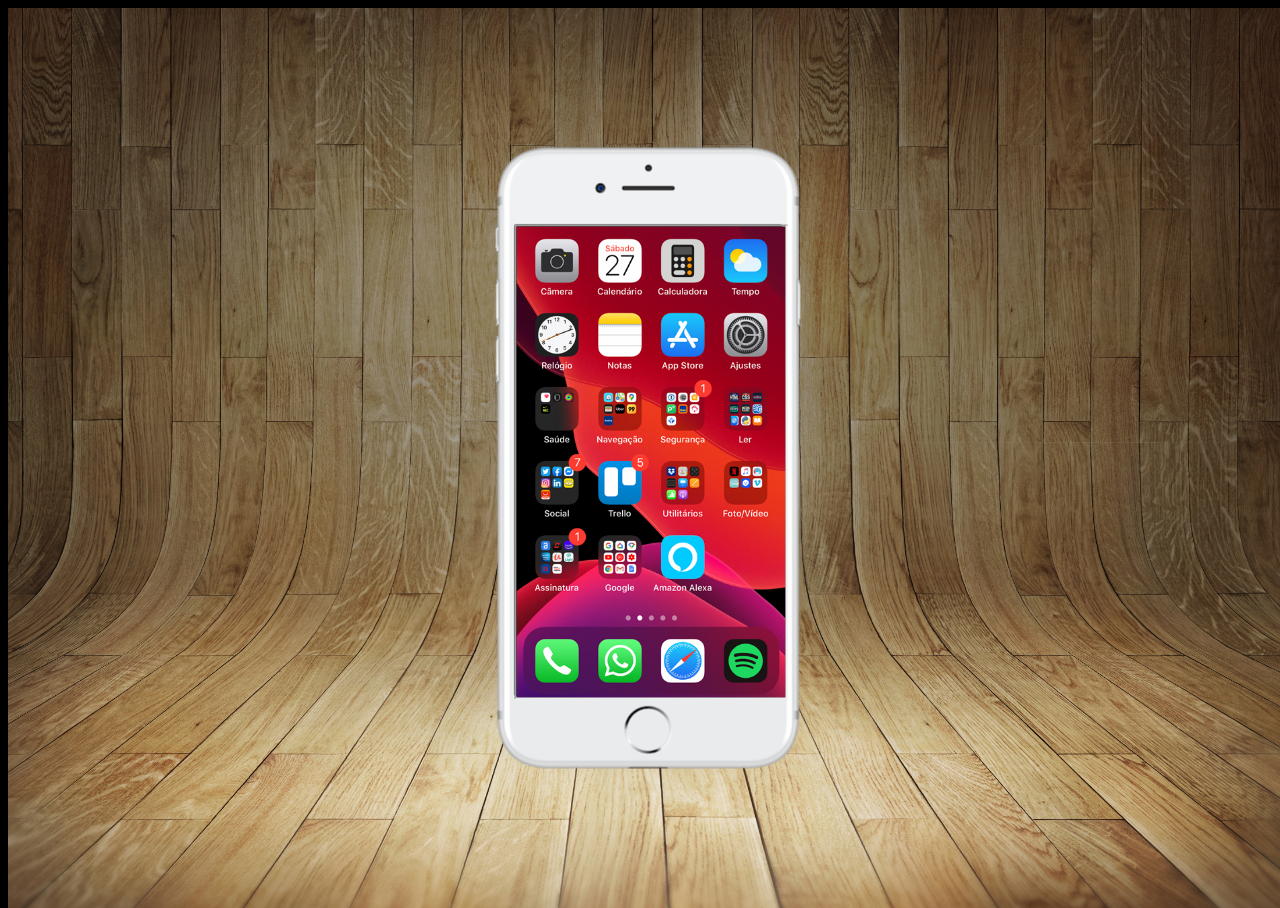
<file: index.html>
<!DOCTYPE html>
<html lang="pt-br">
<head>
    <meta charset="UTF-8">
    <meta http-equiv="X-UA-Compatible" content="IE=edge">
    <meta name="viewport" content="width=device-width, initial-scale=1.0">
    <link rel="shortcut icon" href="favicon.ico" type="image/x-icon">
    <link rel="stylesheet" href="estilos/style.css">
    <title>Projeto Redes Sociais</title>
</head>
<body>
    <main>
        <section id="telefone">
            <iframe src="home.html" name="tela" id="tela"></iframe>
        </section>
        <section id="redes-sociais">

        </section>
    </main>
</body>
</html>
</file>
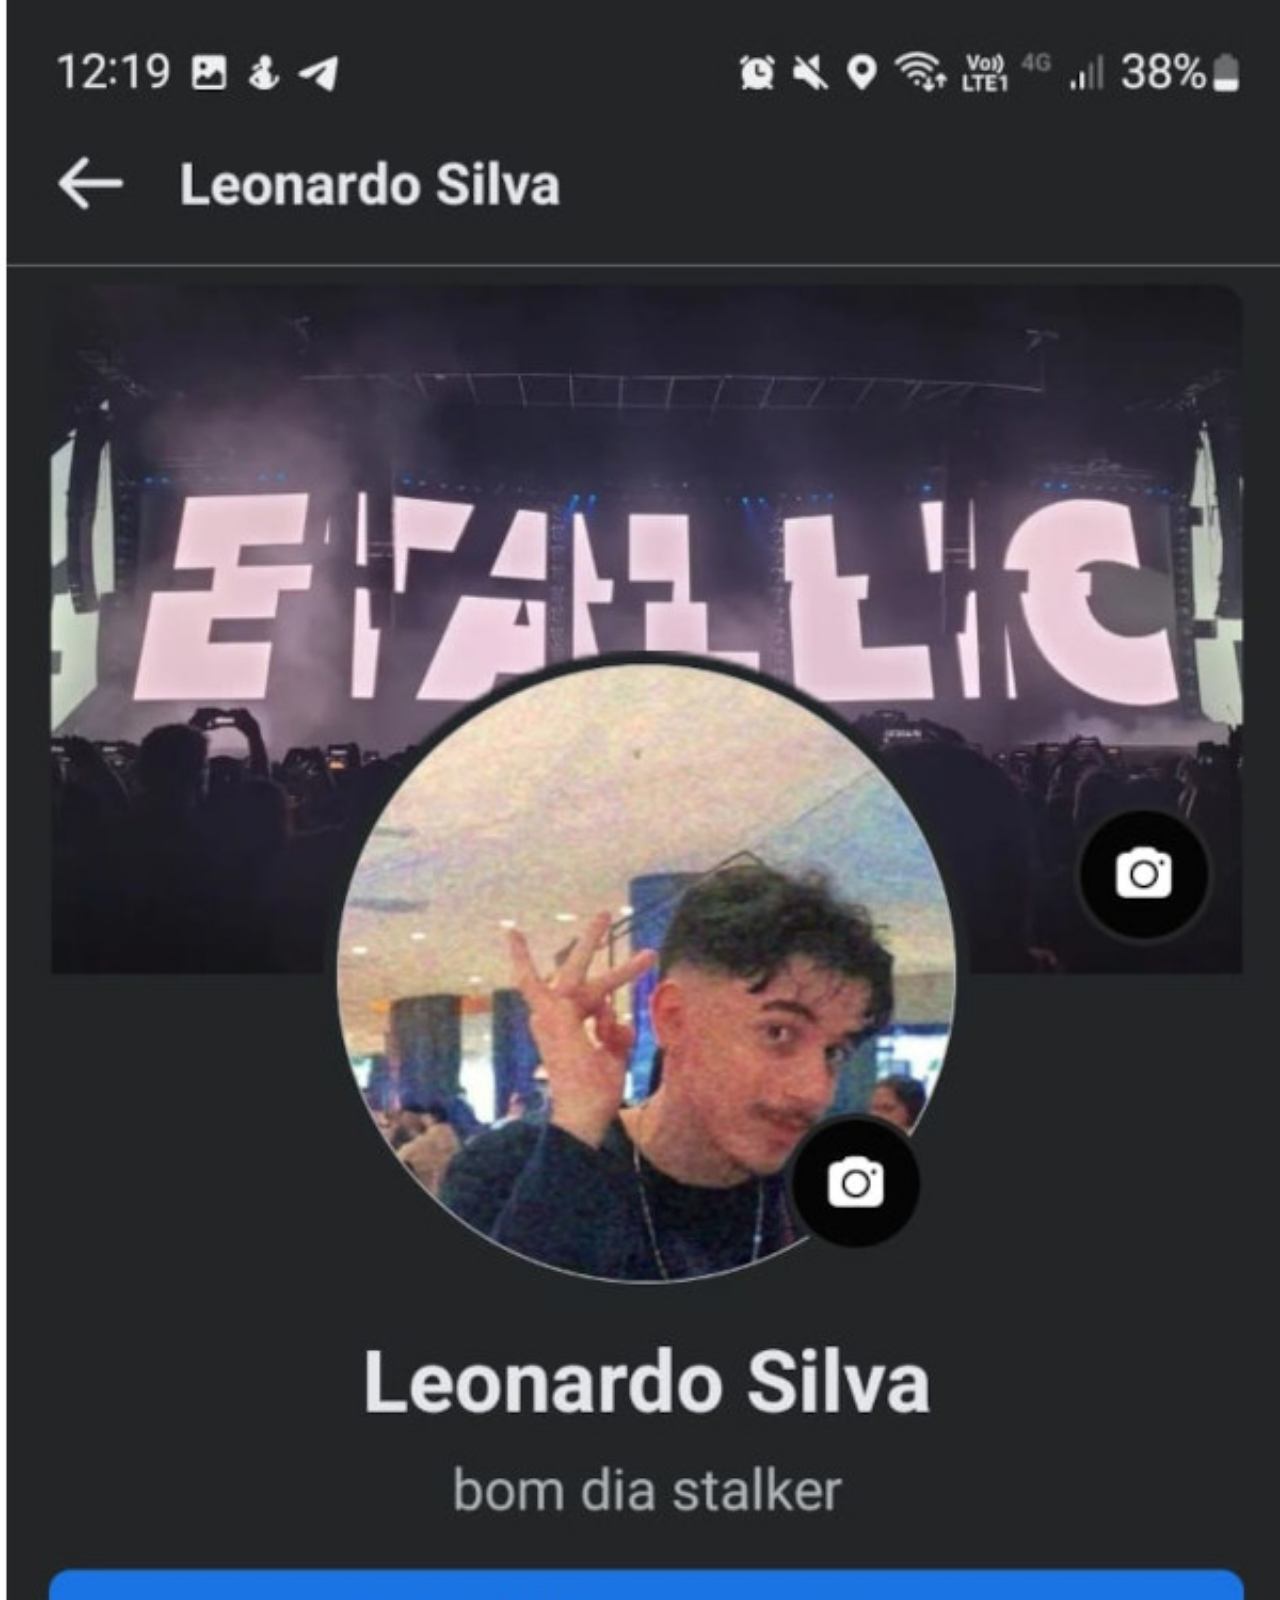
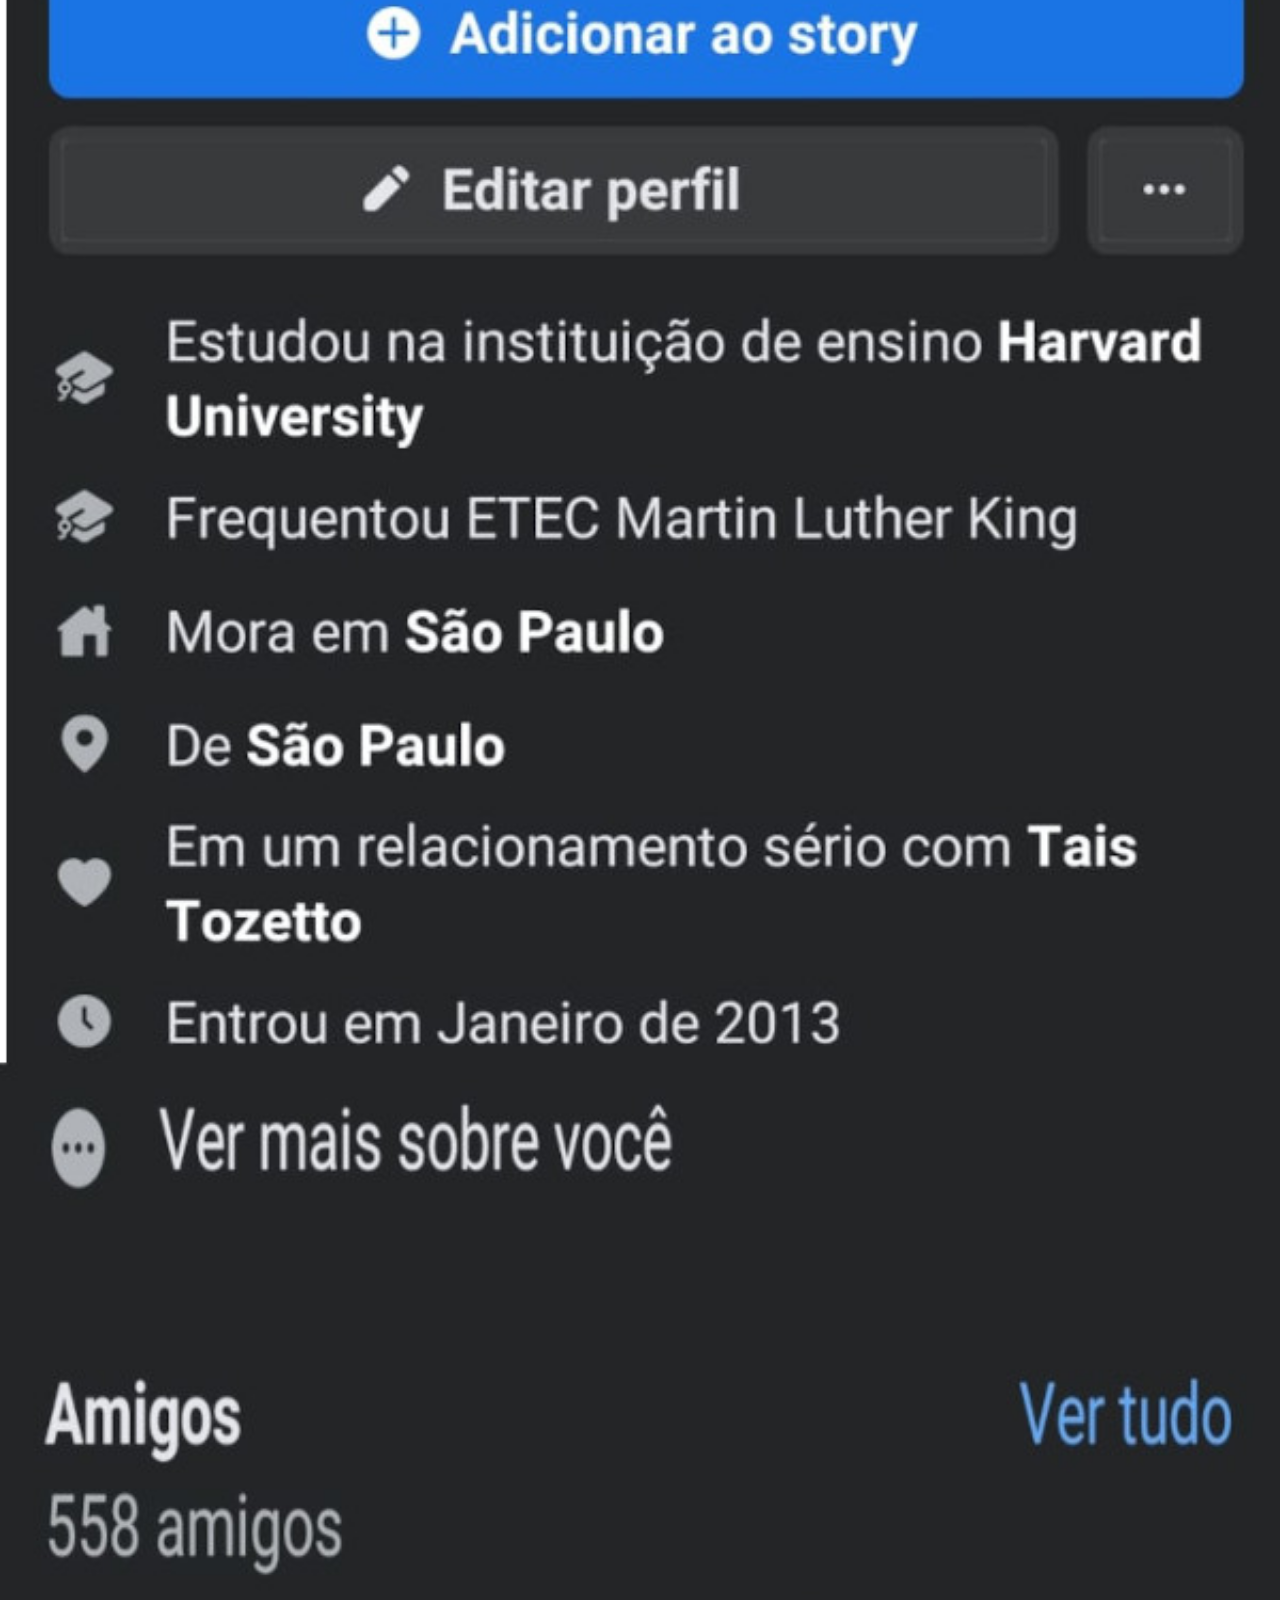
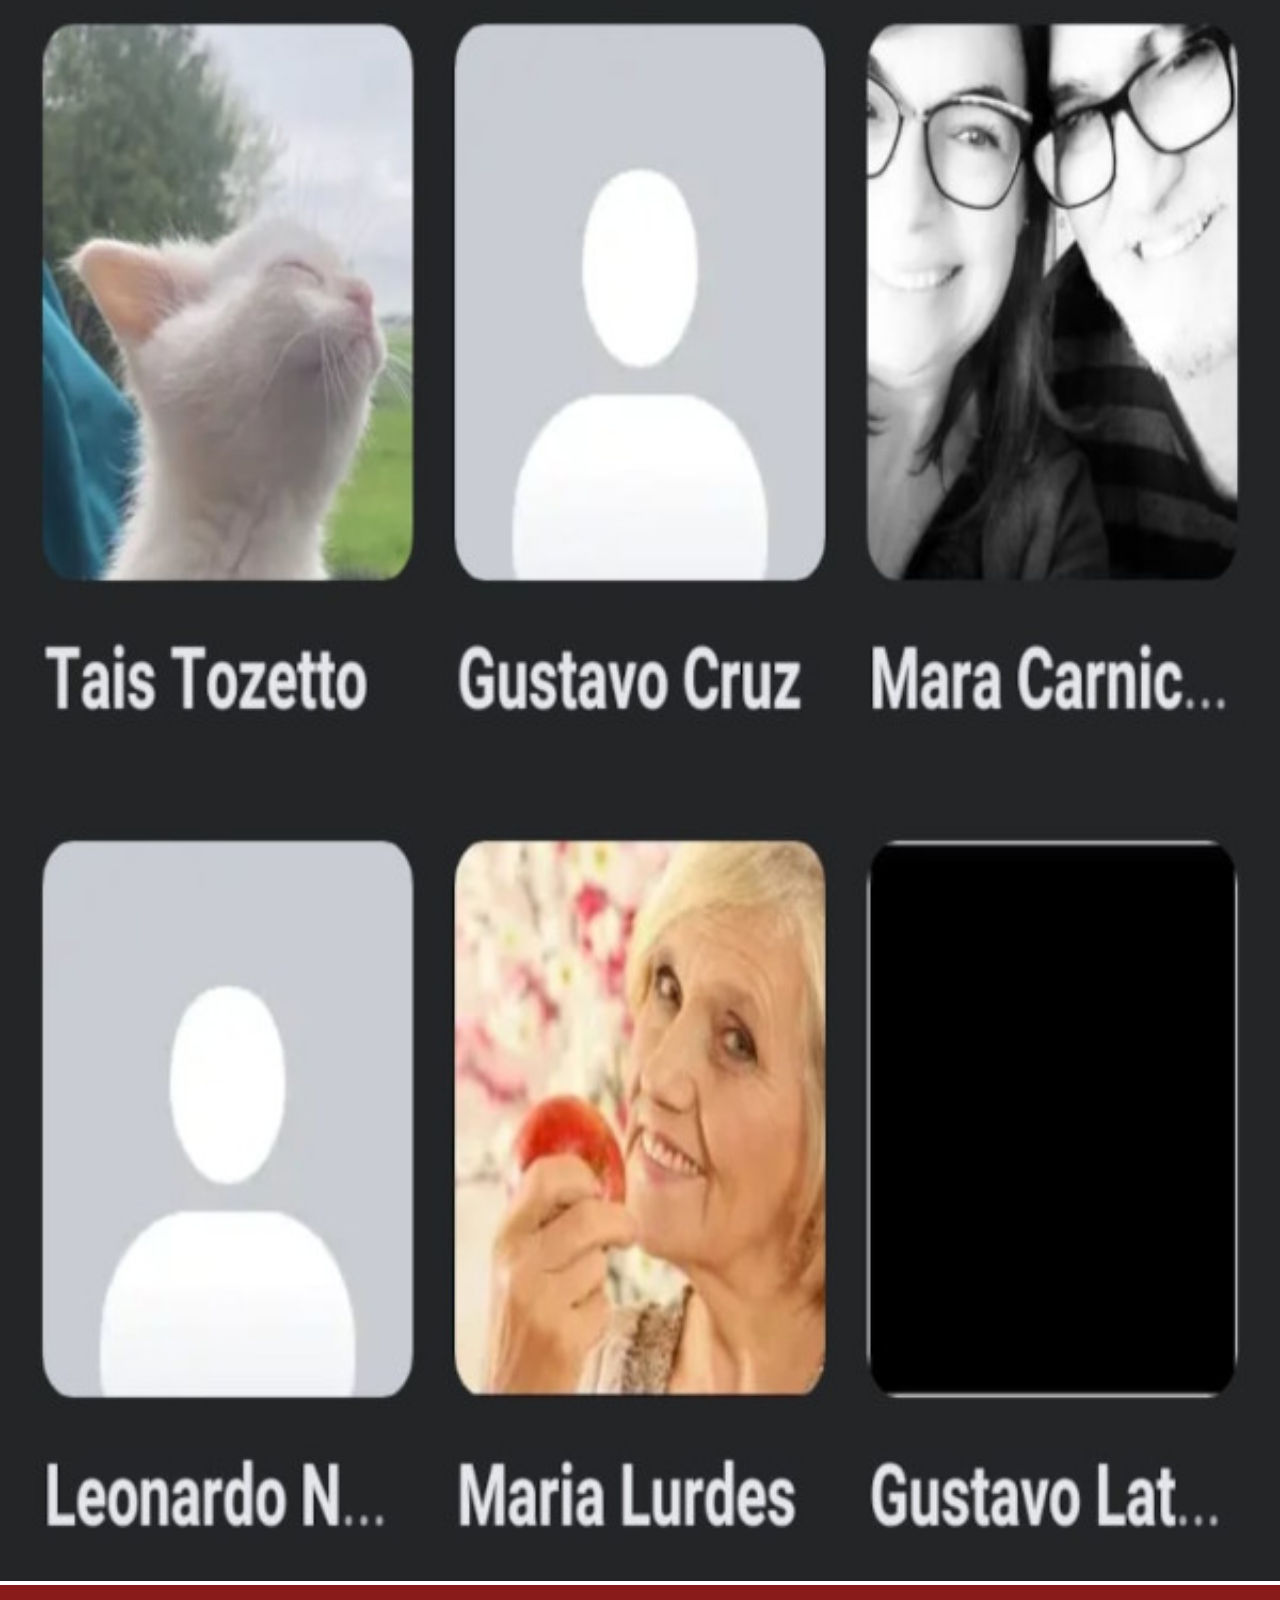
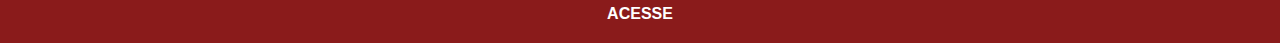
<file: facebook.html>
<!DOCTYPE html>
<html lang="pt-br">
<head>
    <meta charset="UTF-8">
    <meta http-equiv="X-UA-Compatible" content="IE=edge">
    <meta name="viewport" content="width=device-width, initial-scale=1.0">
    <title>github</title>
    <link rel="stylesheet" href="estilos/social.css">
</head>
<body>
    <img src="imagens/fb1.jpg" alt="facebook">
    <a href="https://web.facebook.com/profile.php?id=100005086118729" target="_blank">ACESSE</a>
</body>
</html>
</file>
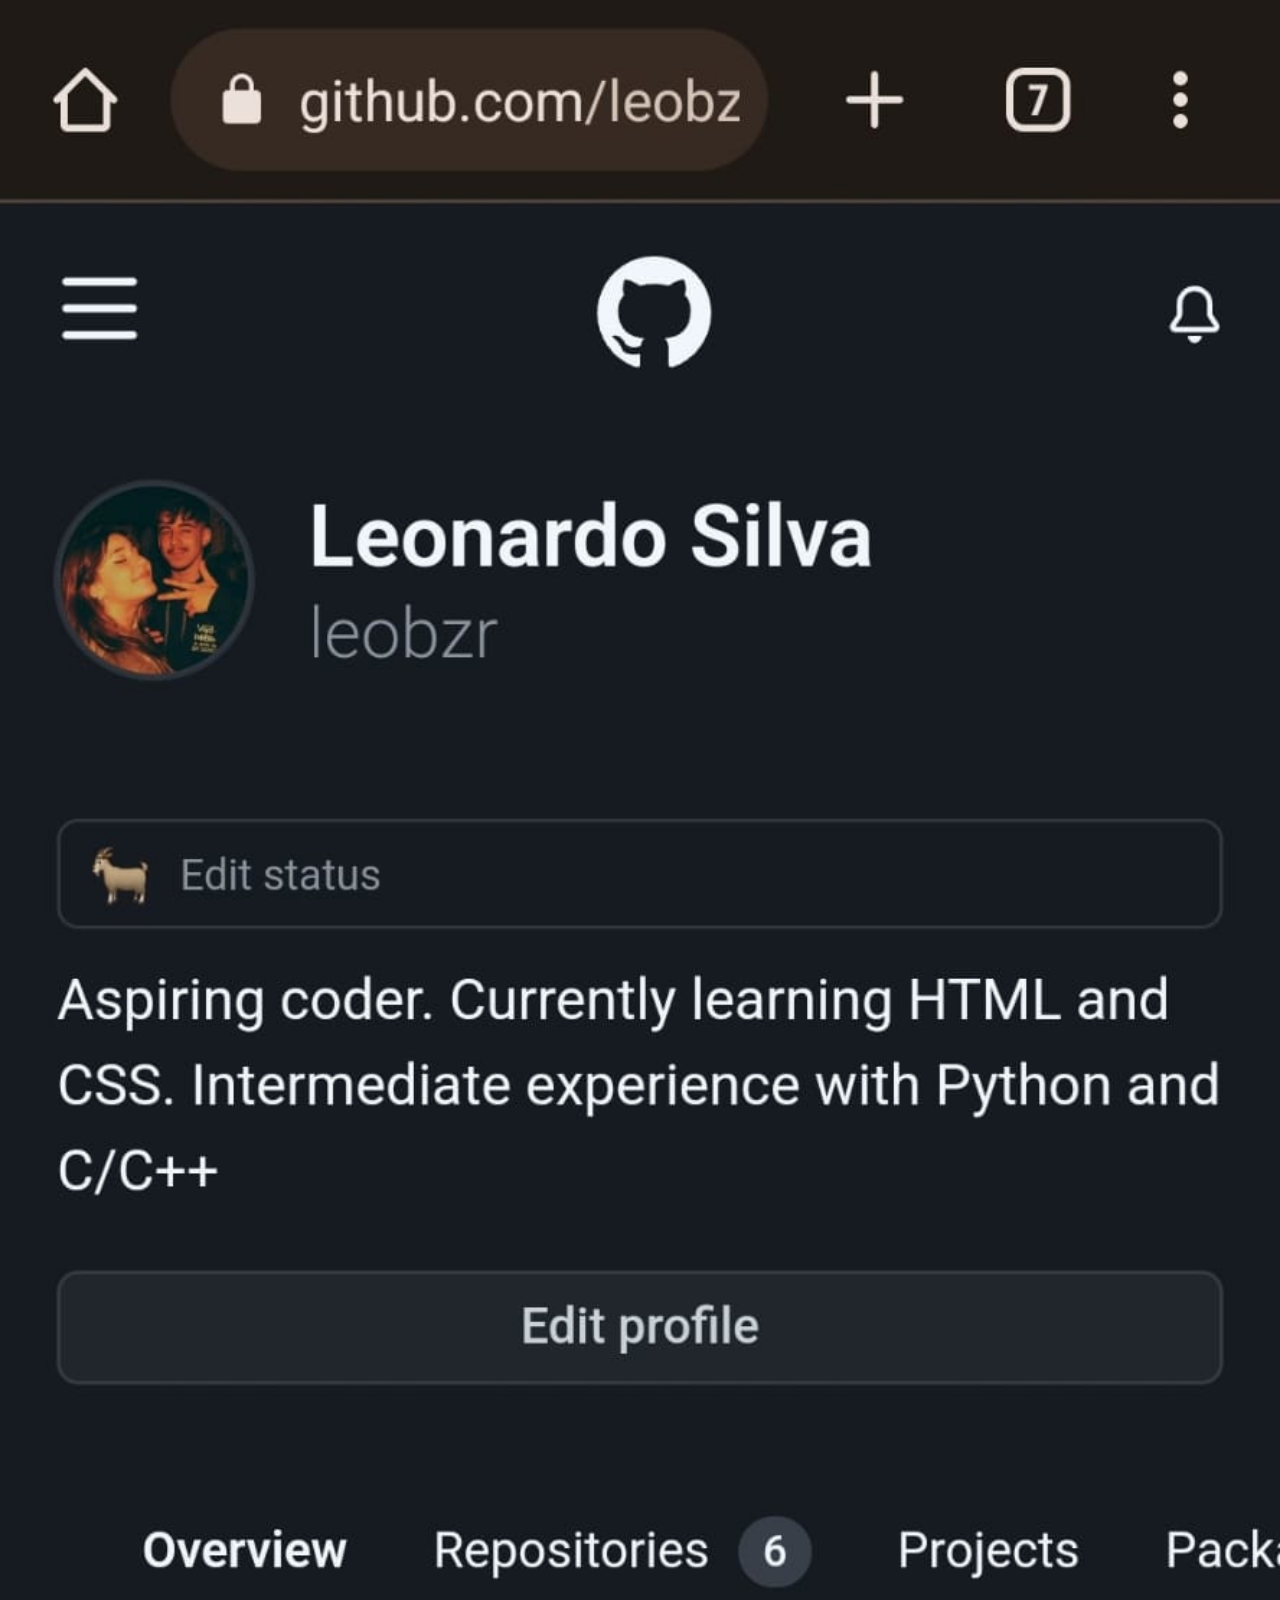
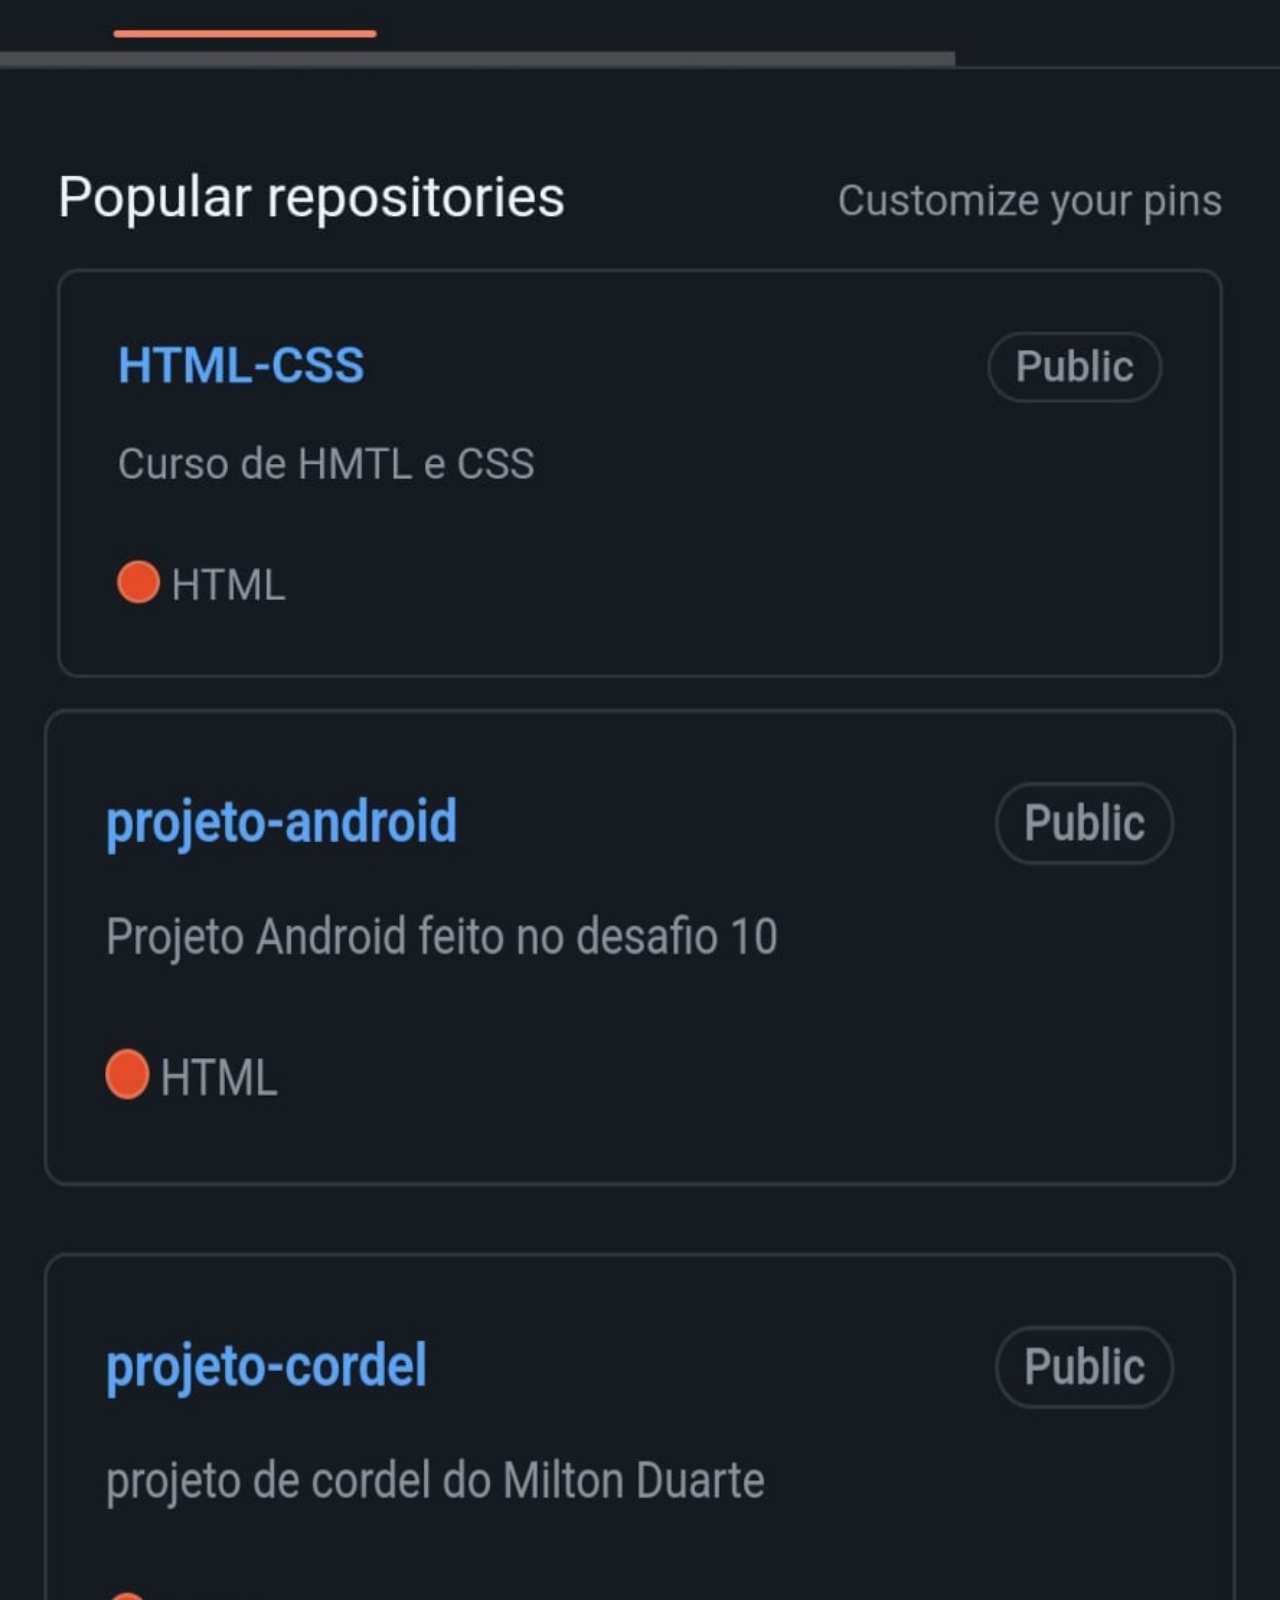
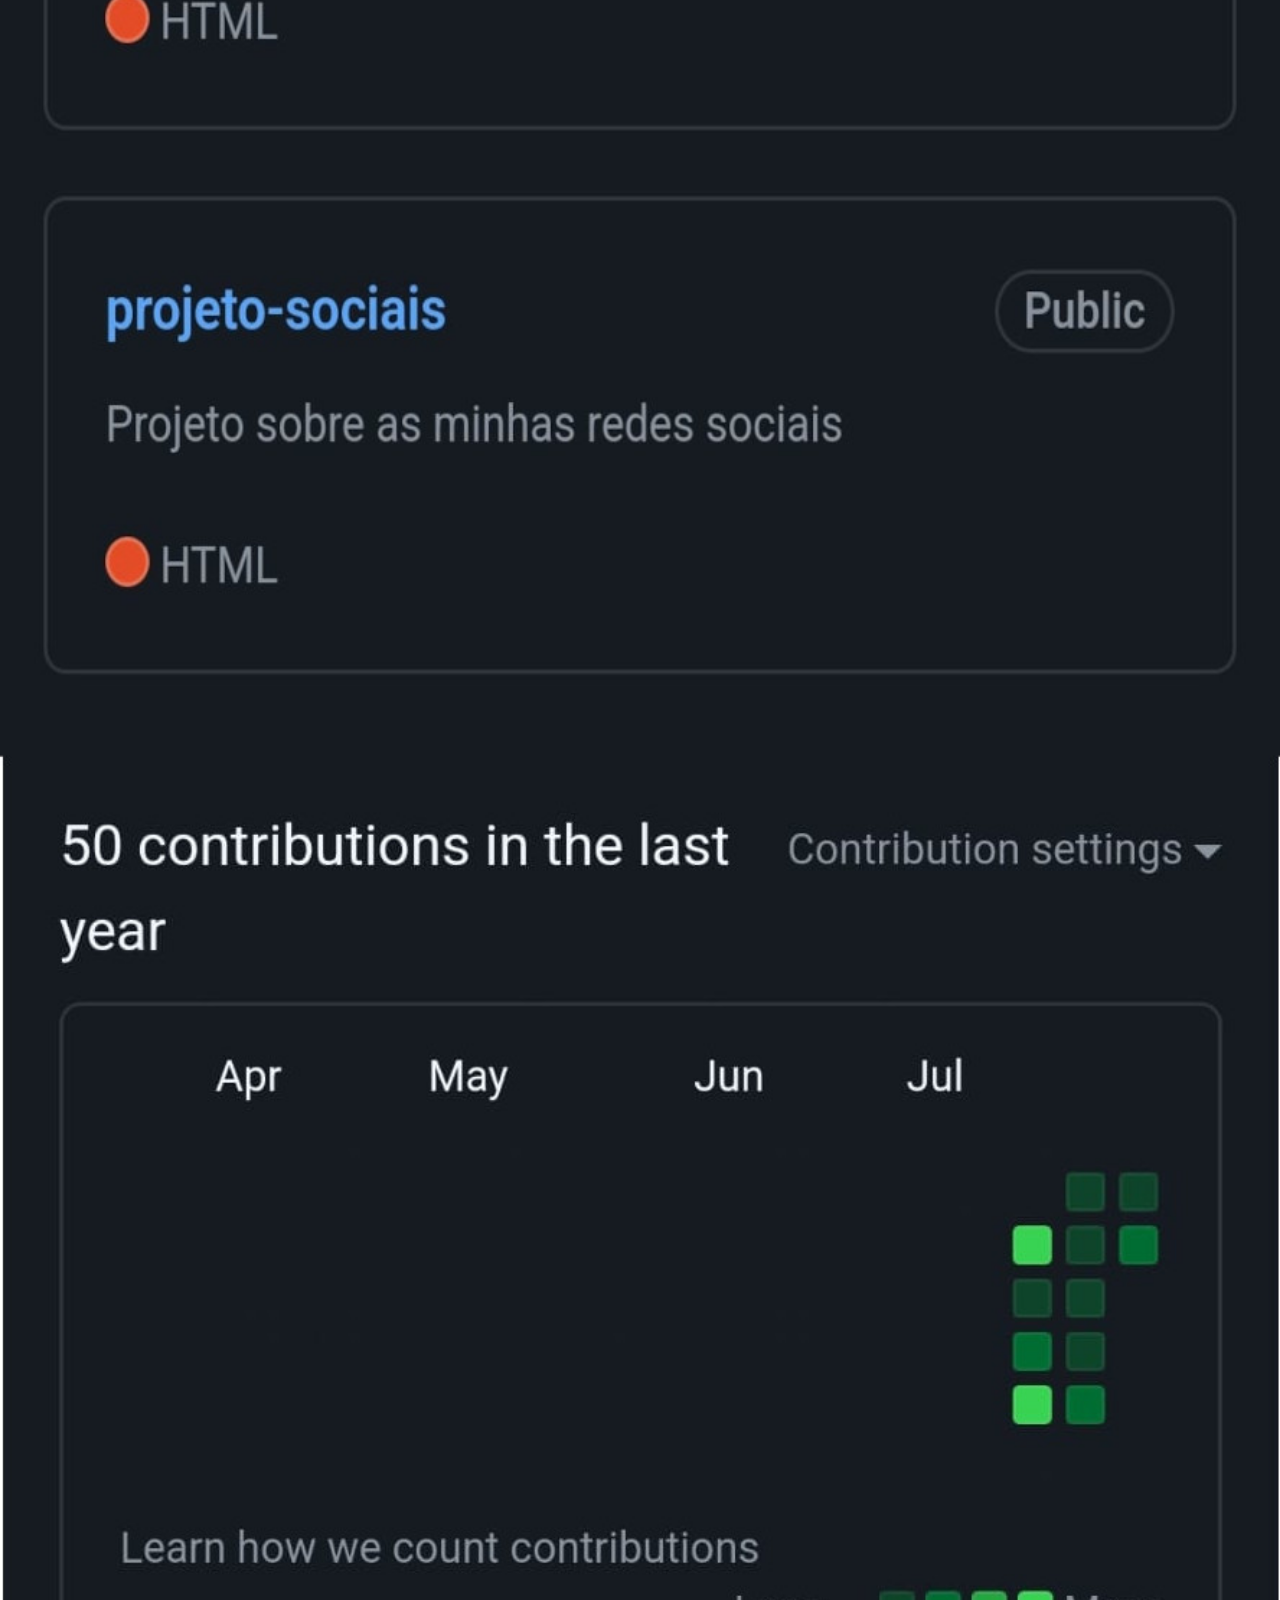
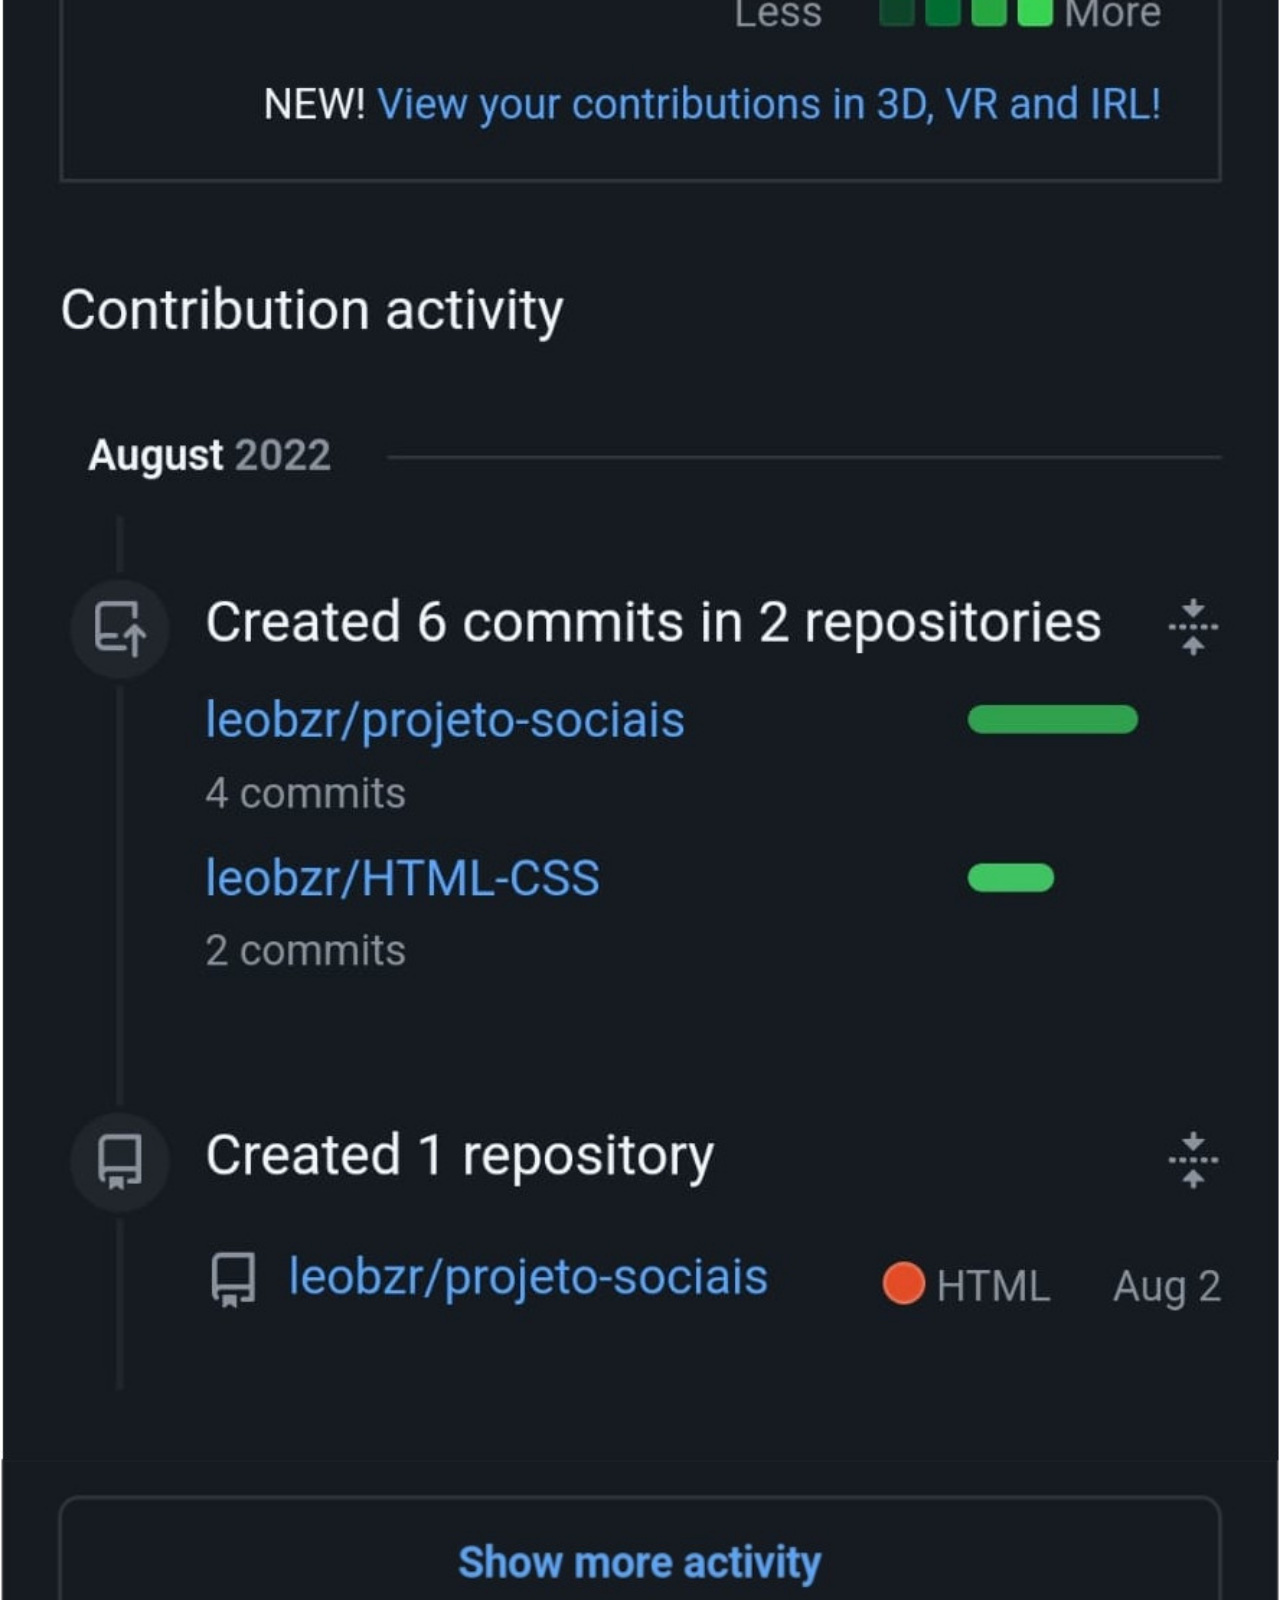
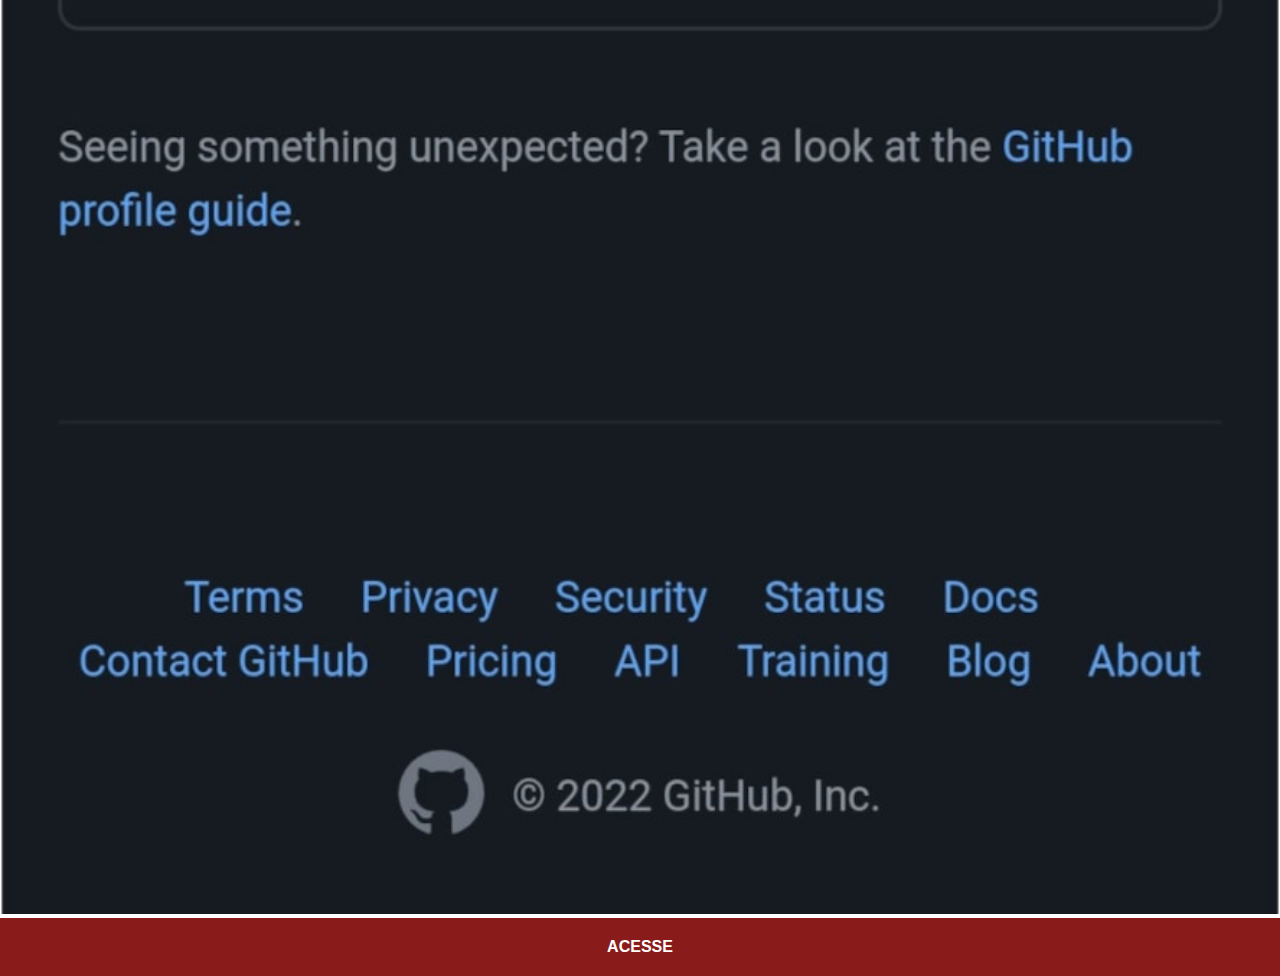
<file: github.html>
<!DOCTYPE html>
<html lang="pt-br">
<head>
    <meta charset="UTF-8">
    <meta http-equiv="X-UA-Compatible" content="IE=edge">
    <meta name="viewport" content="width=device-width, initial-scale=1.0">
    <title>github</title>
    <link rel="stylesheet" href="estilos/social.css">
</head>
<body>
    <img src="imagens/gh1.jpg" alt="github">
    <a href="https://github.com/leobzr" target="_blank">ACESSE</a>
</body>
</html>
</file>
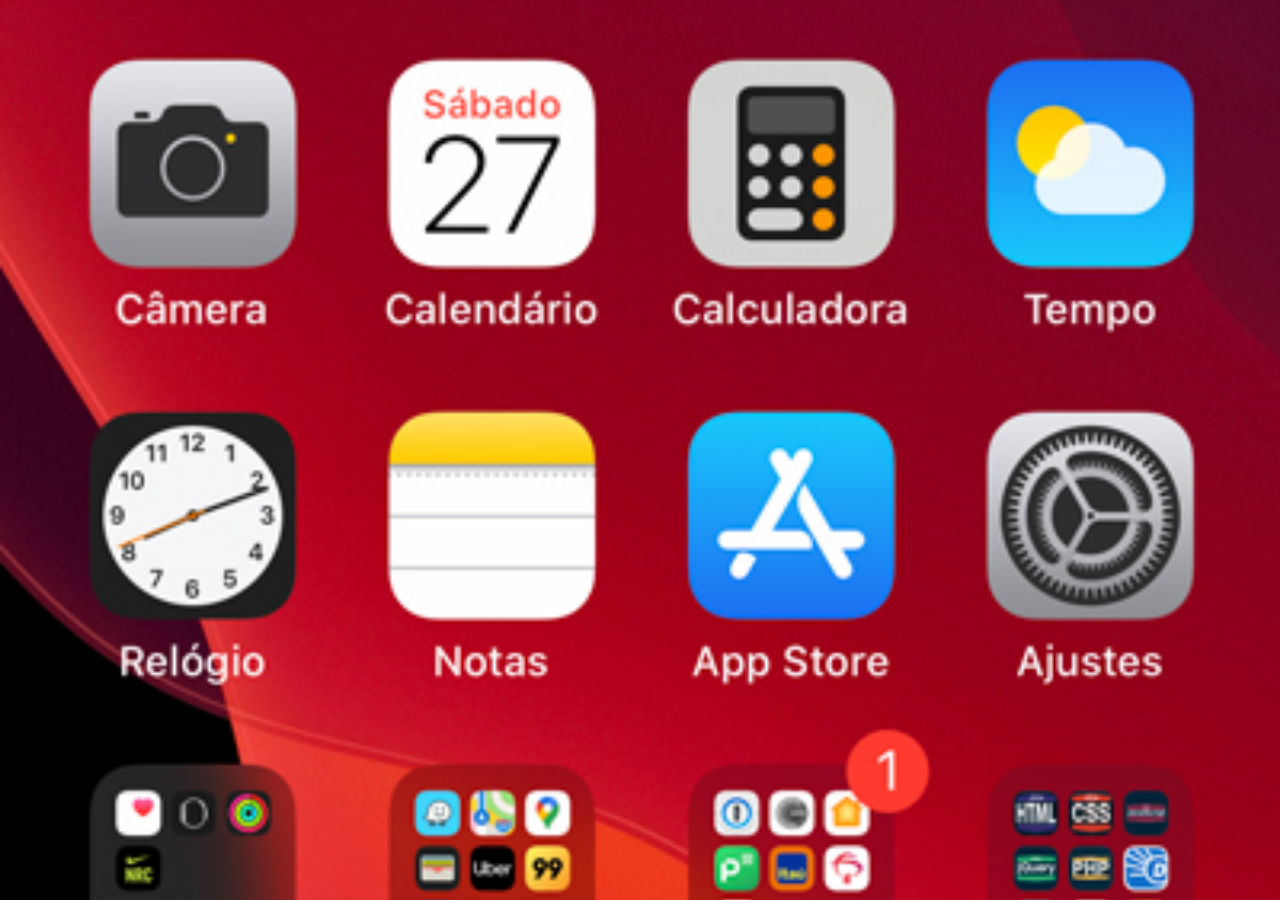
<file: home.html>
<!DOCTYPE html>
<html lang="pt-br">
<head>
    <meta charset="UTF-8">
    <meta http-equiv="X-UA-Compatible" content="IE=edge">
    <meta name="viewport" content="width=device-width, initial-scale=1.0">
    <title>Home</title>
    <style>
        * {
            margin: 0px;
            padding: 0px;
        }

        body {
            height: 100vh;
            width: 100vw;
            background: black url('imagens/tela-home.jpg');
            background-size: cover;
        }
    </style>
</head>
<body>
</body>
</html>
</file>
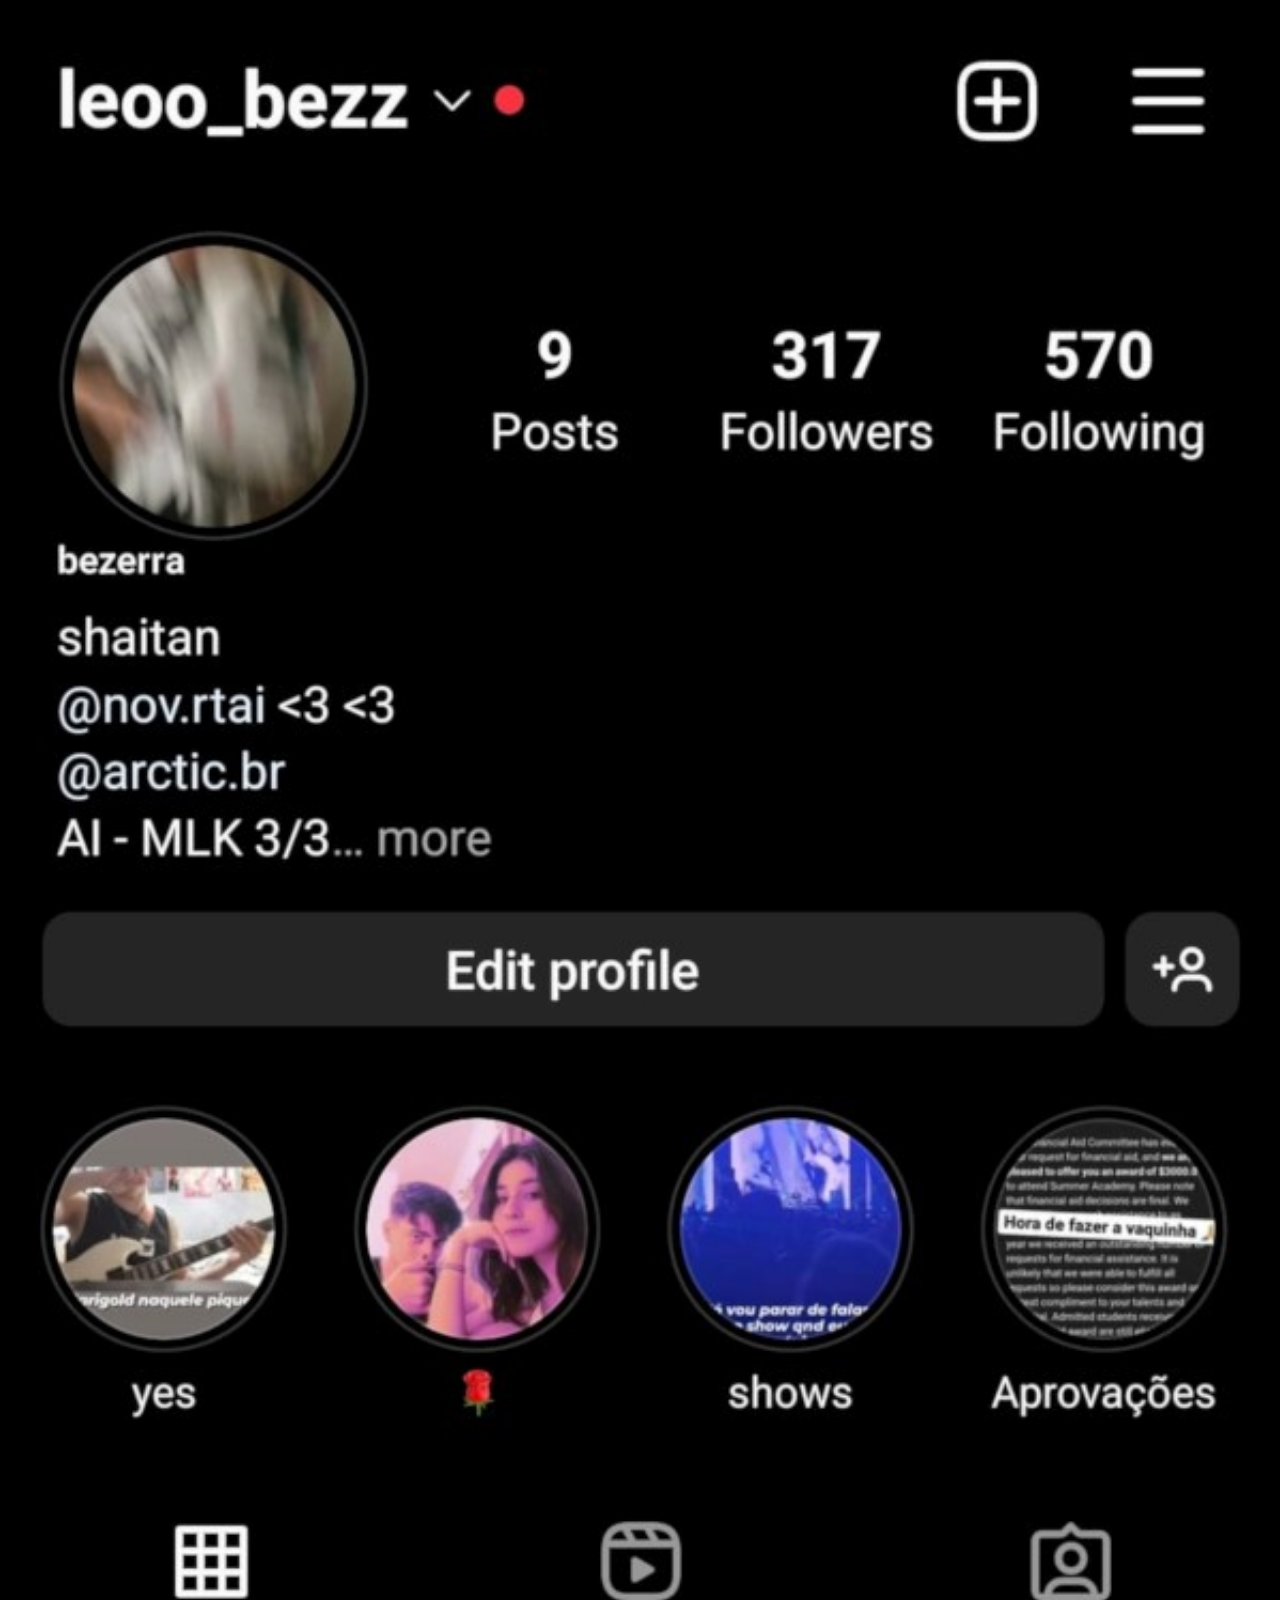
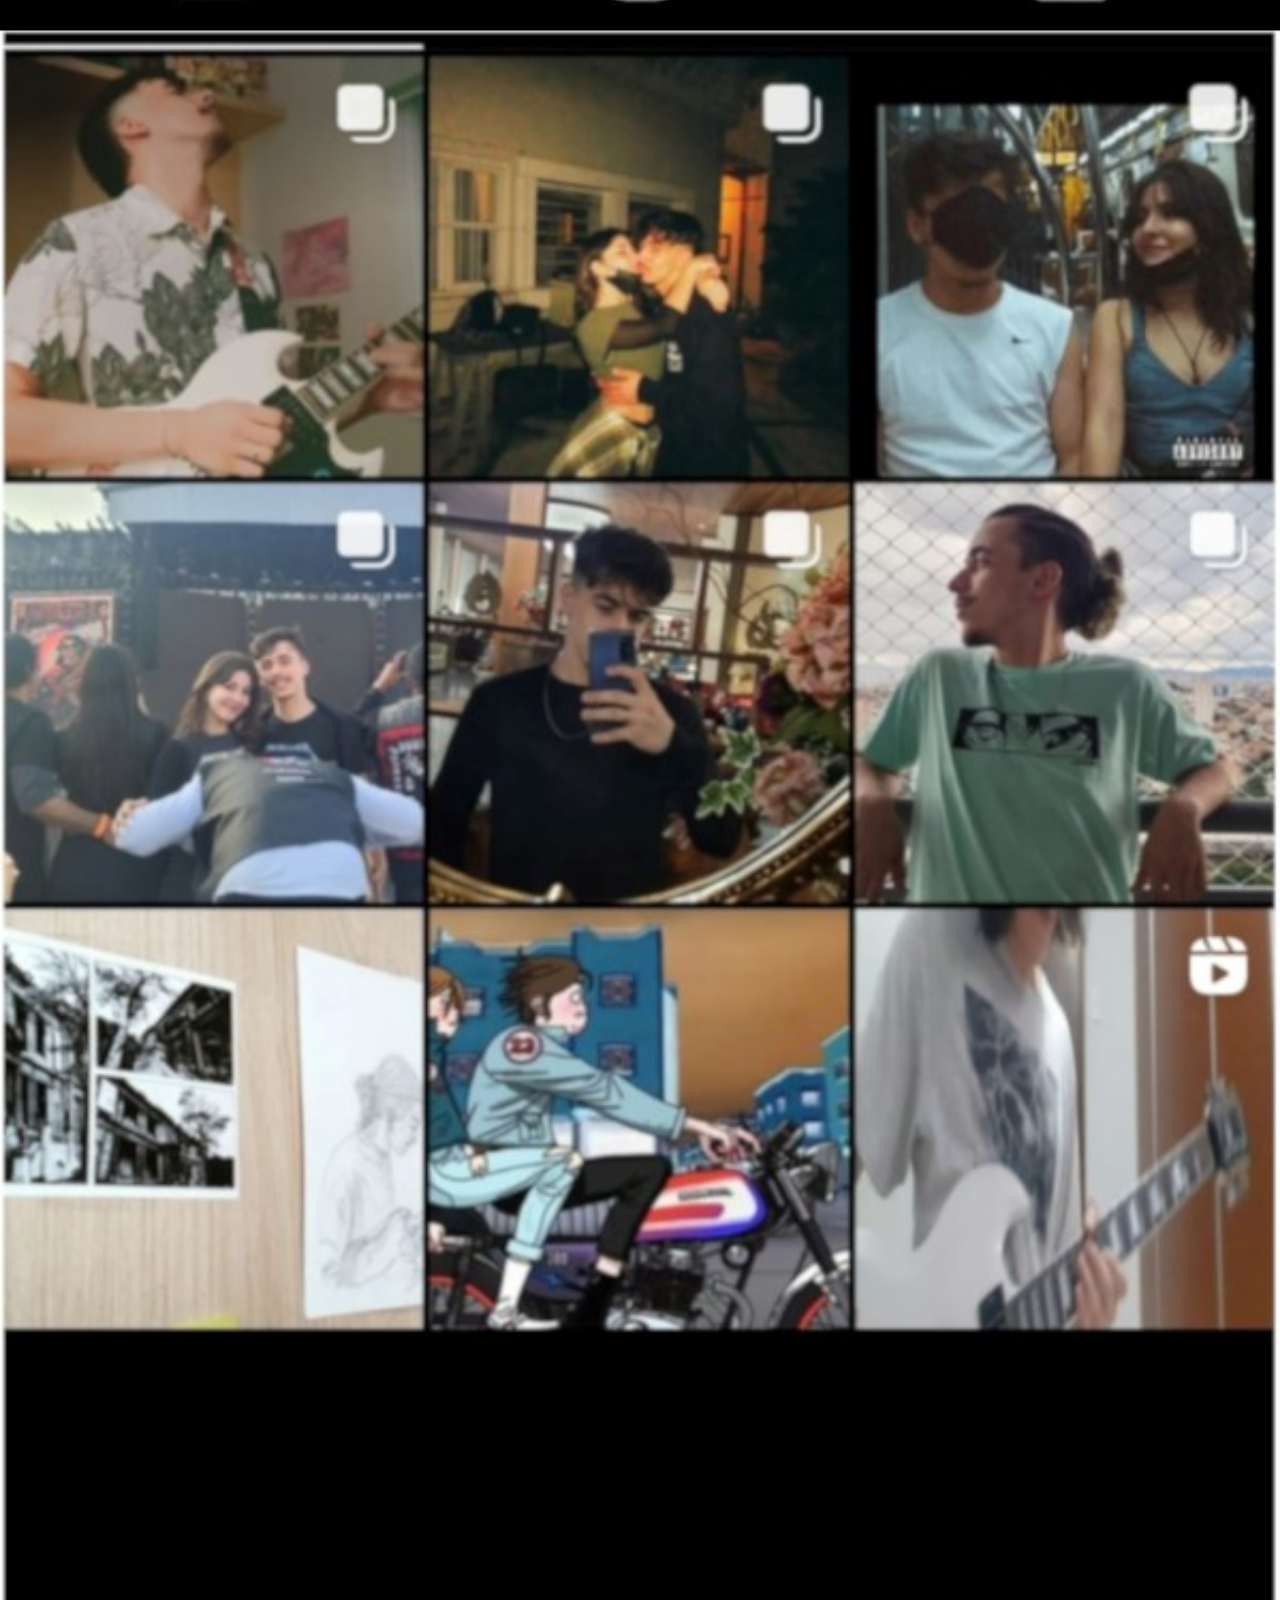
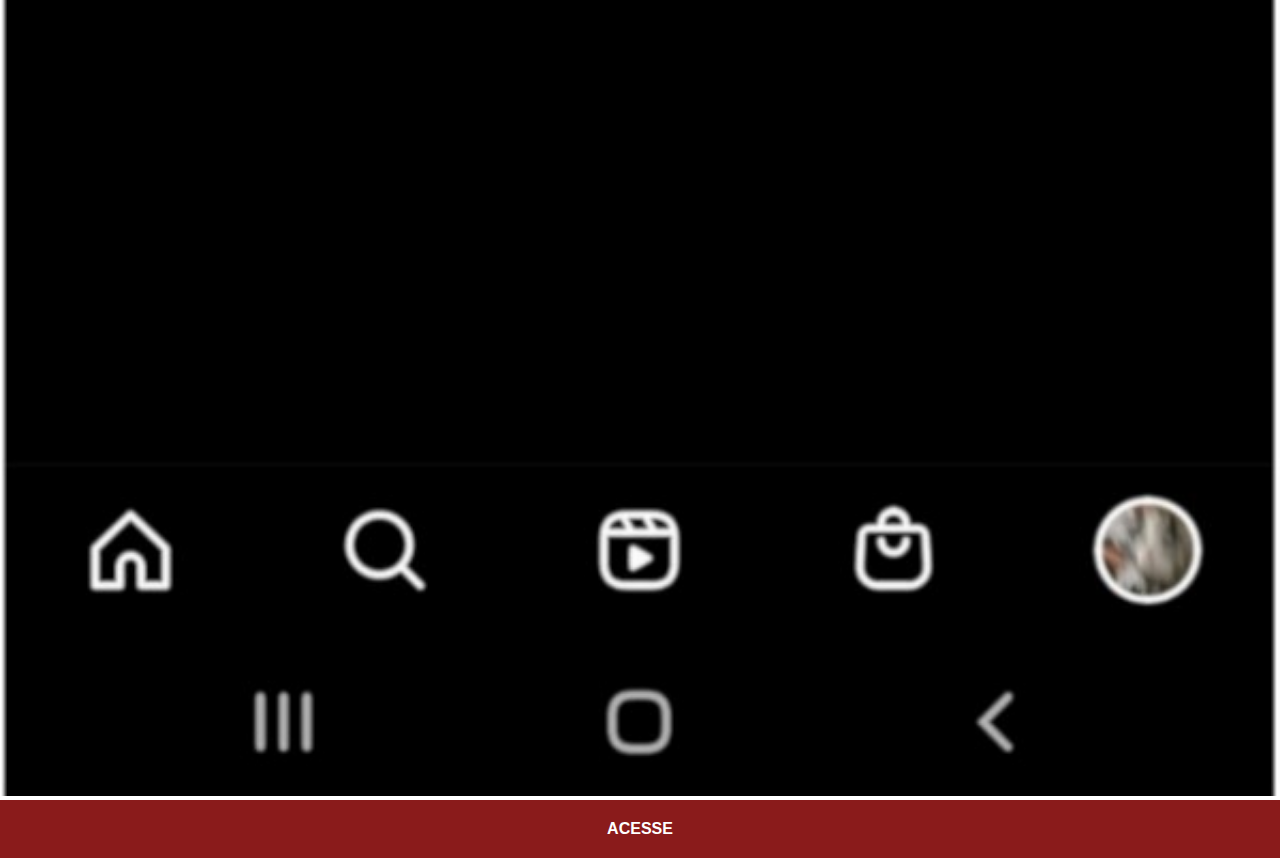
<file: instagram.html>
<!DOCTYPE html>
<html lang="pt-br">
<head>
    <meta charset="UTF-8">
    <meta http-equiv="X-UA-Compatible" content="IE=edge">
    <meta name="viewport" content="width=device-width, initial-scale=1.0">
    <title>github</title>
    <link rel="stylesheet" href="estilos/social.css">
</head>
<body>
    <img src="imagens/insta1.jpg" alt="Instagram">
    <a href="https://www.instagram.com/leoo_bezz/" target="_blank">ACESSE</a>
</body>
</html>
</file>
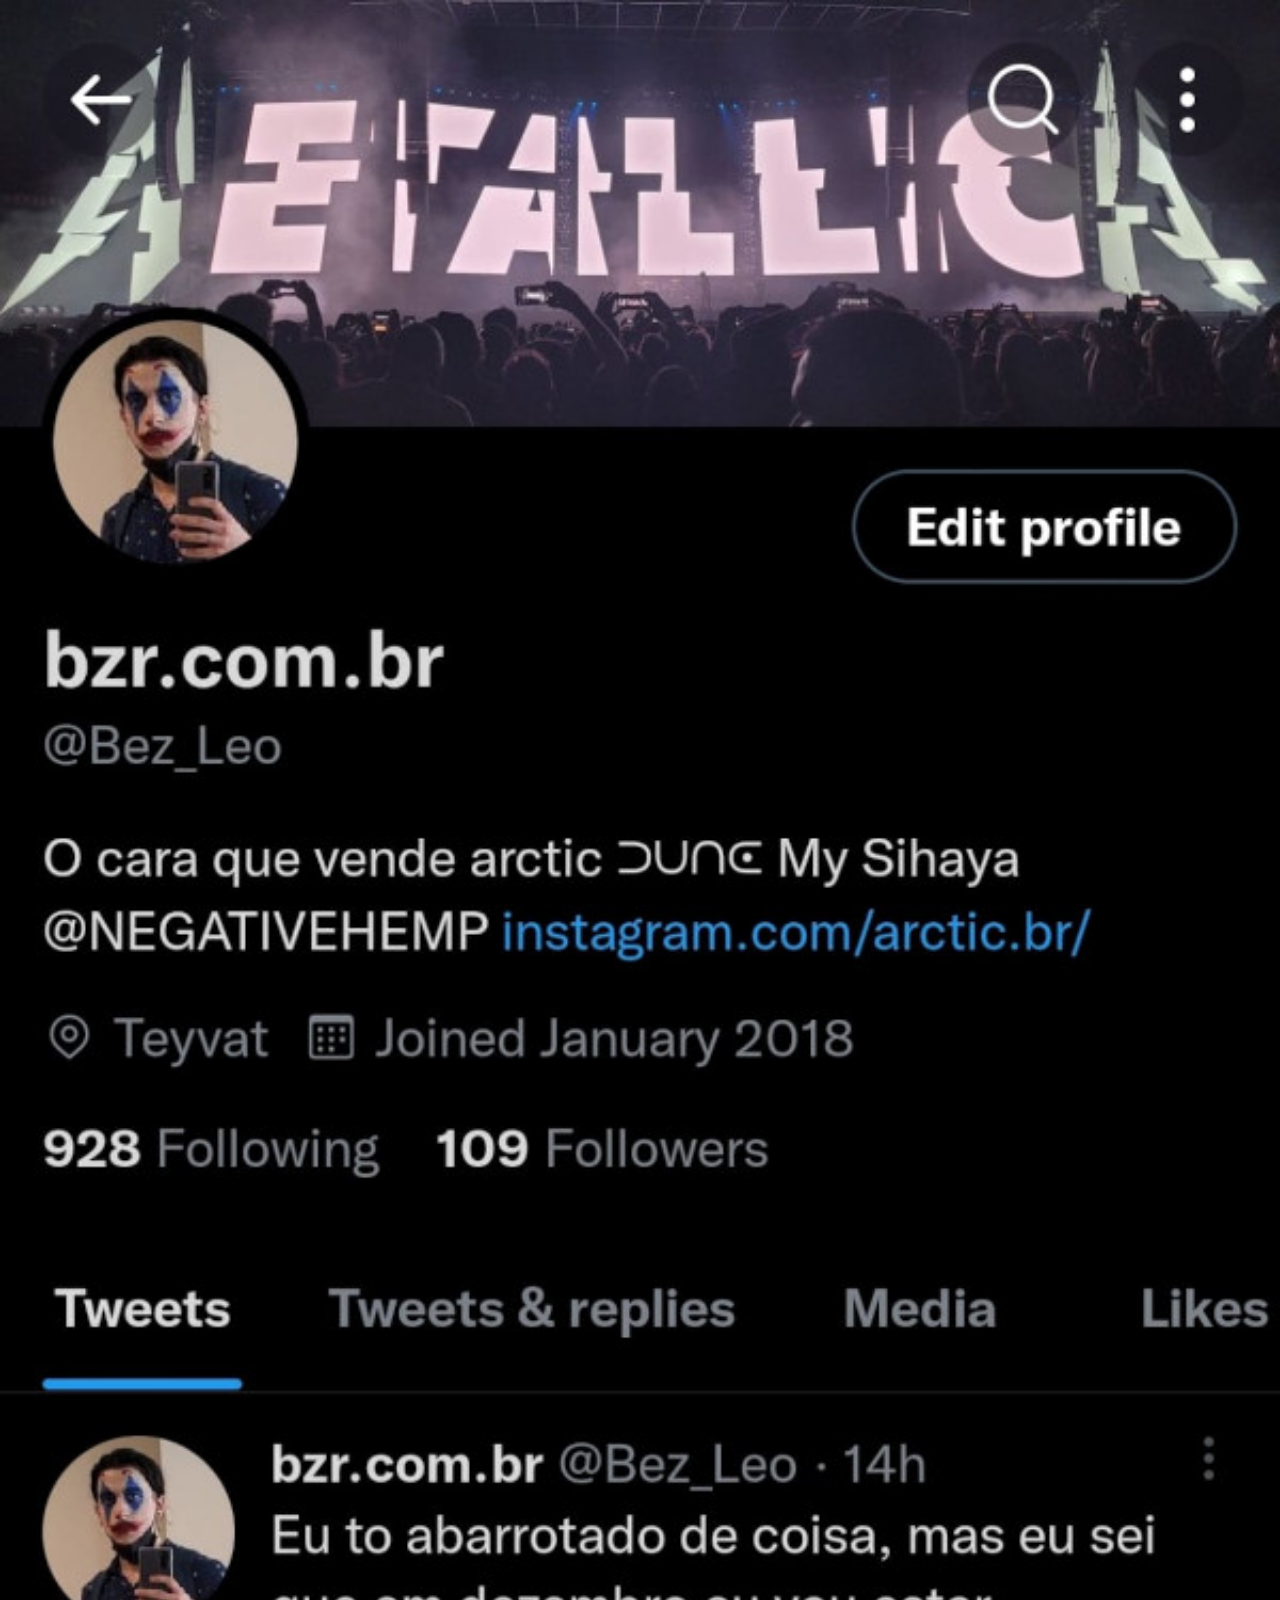
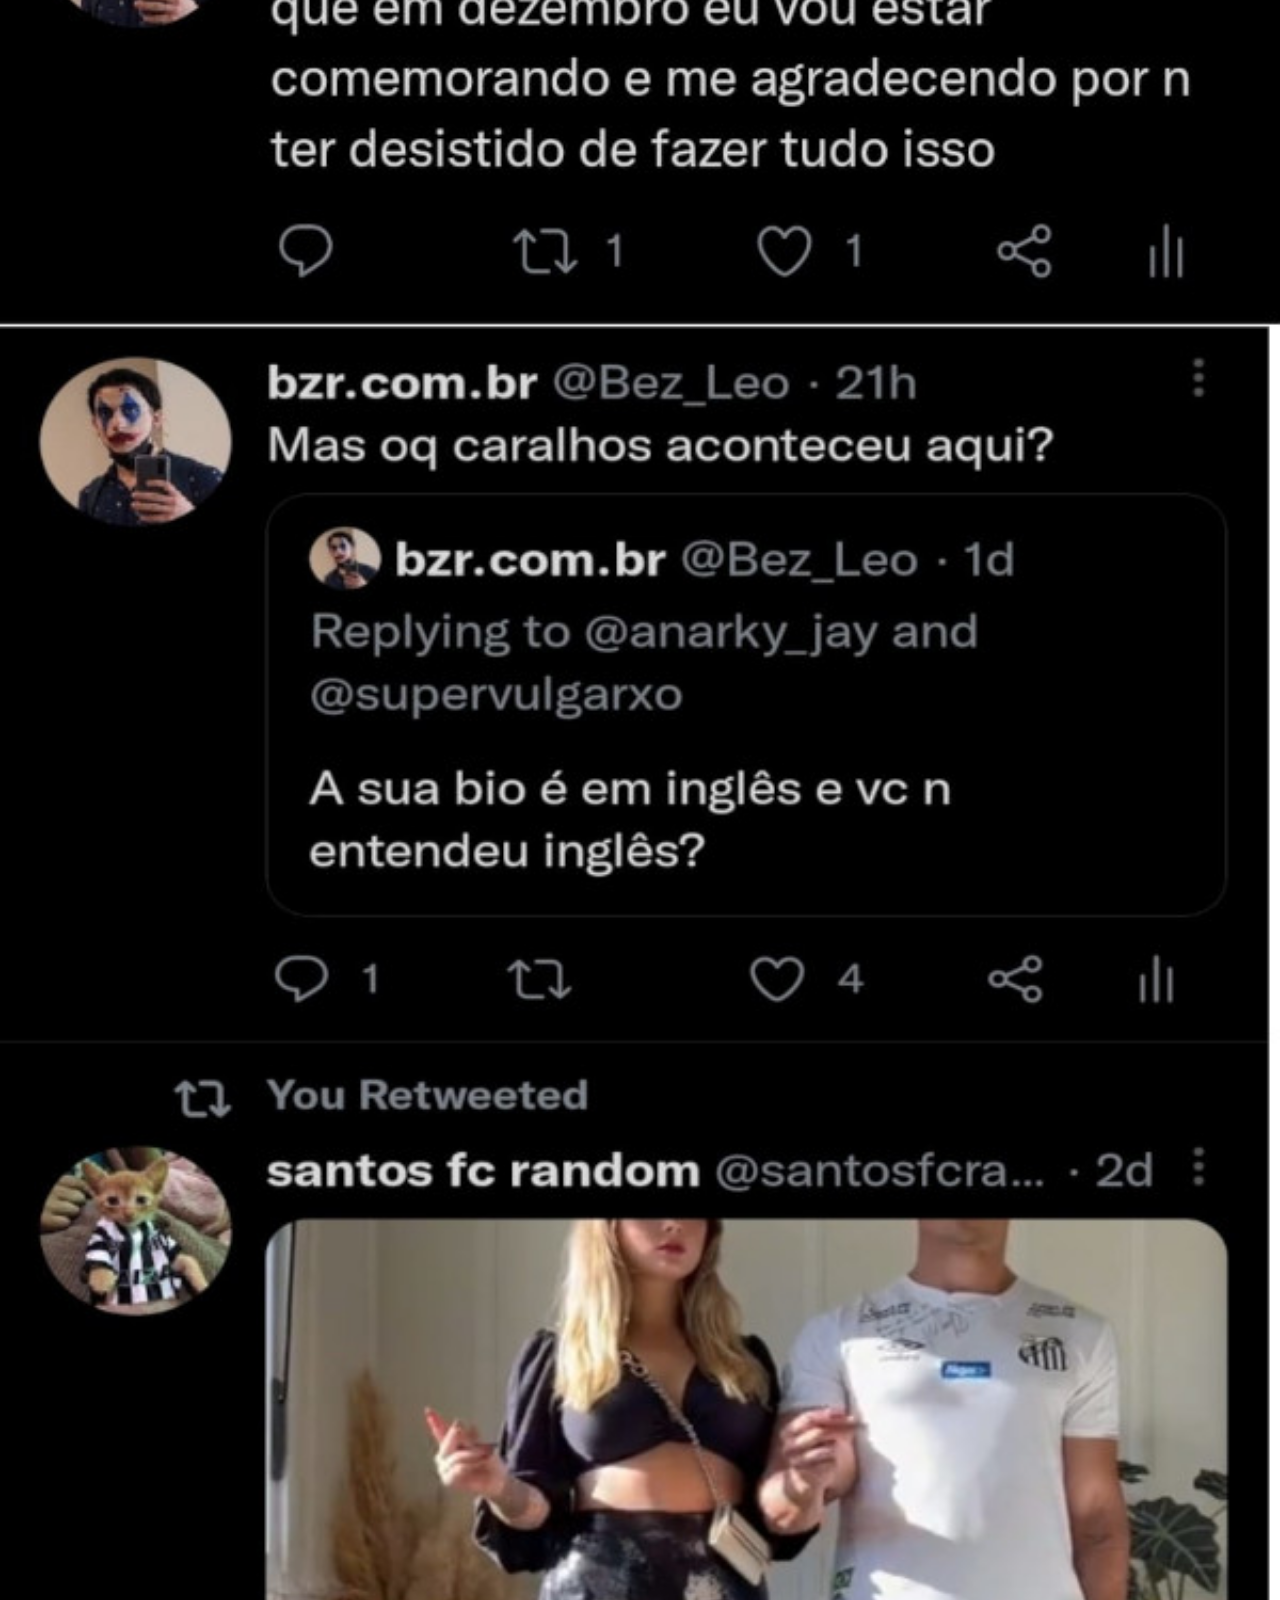
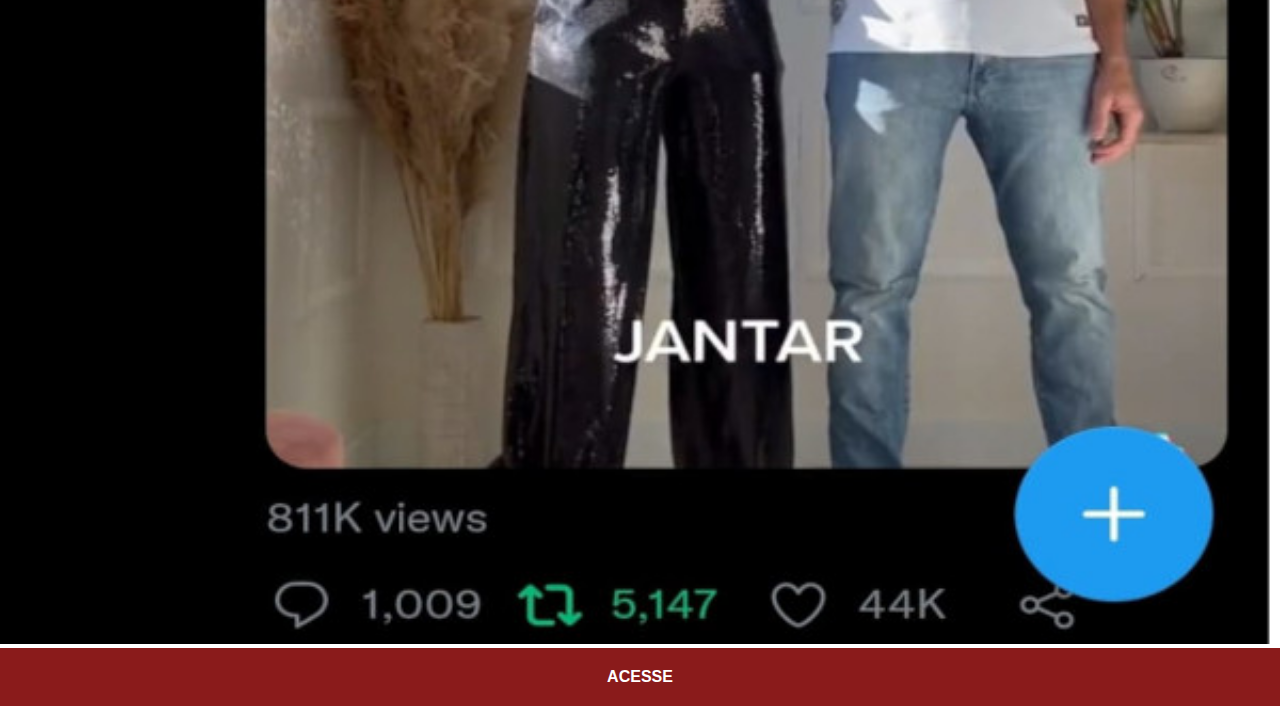
<file: twitter.html>
<!DOCTYPE html>
<html lang="pt-br">
<head>
    <meta charset="UTF-8">
    <meta http-equiv="X-UA-Compatible" content="IE=edge">
    <meta name="viewport" content="width=device-width, initial-scale=1.0">
    <title>github</title>
    <link rel="stylesheet" href="estilos/social.css">
</head>
<body>
    <img src="imagens/tt1.jpg" alt="twitter">
    <a href="https://twitter.com/Bez_Leo" target="_blank">ACESSE</a>
</body>
</html>
</file>
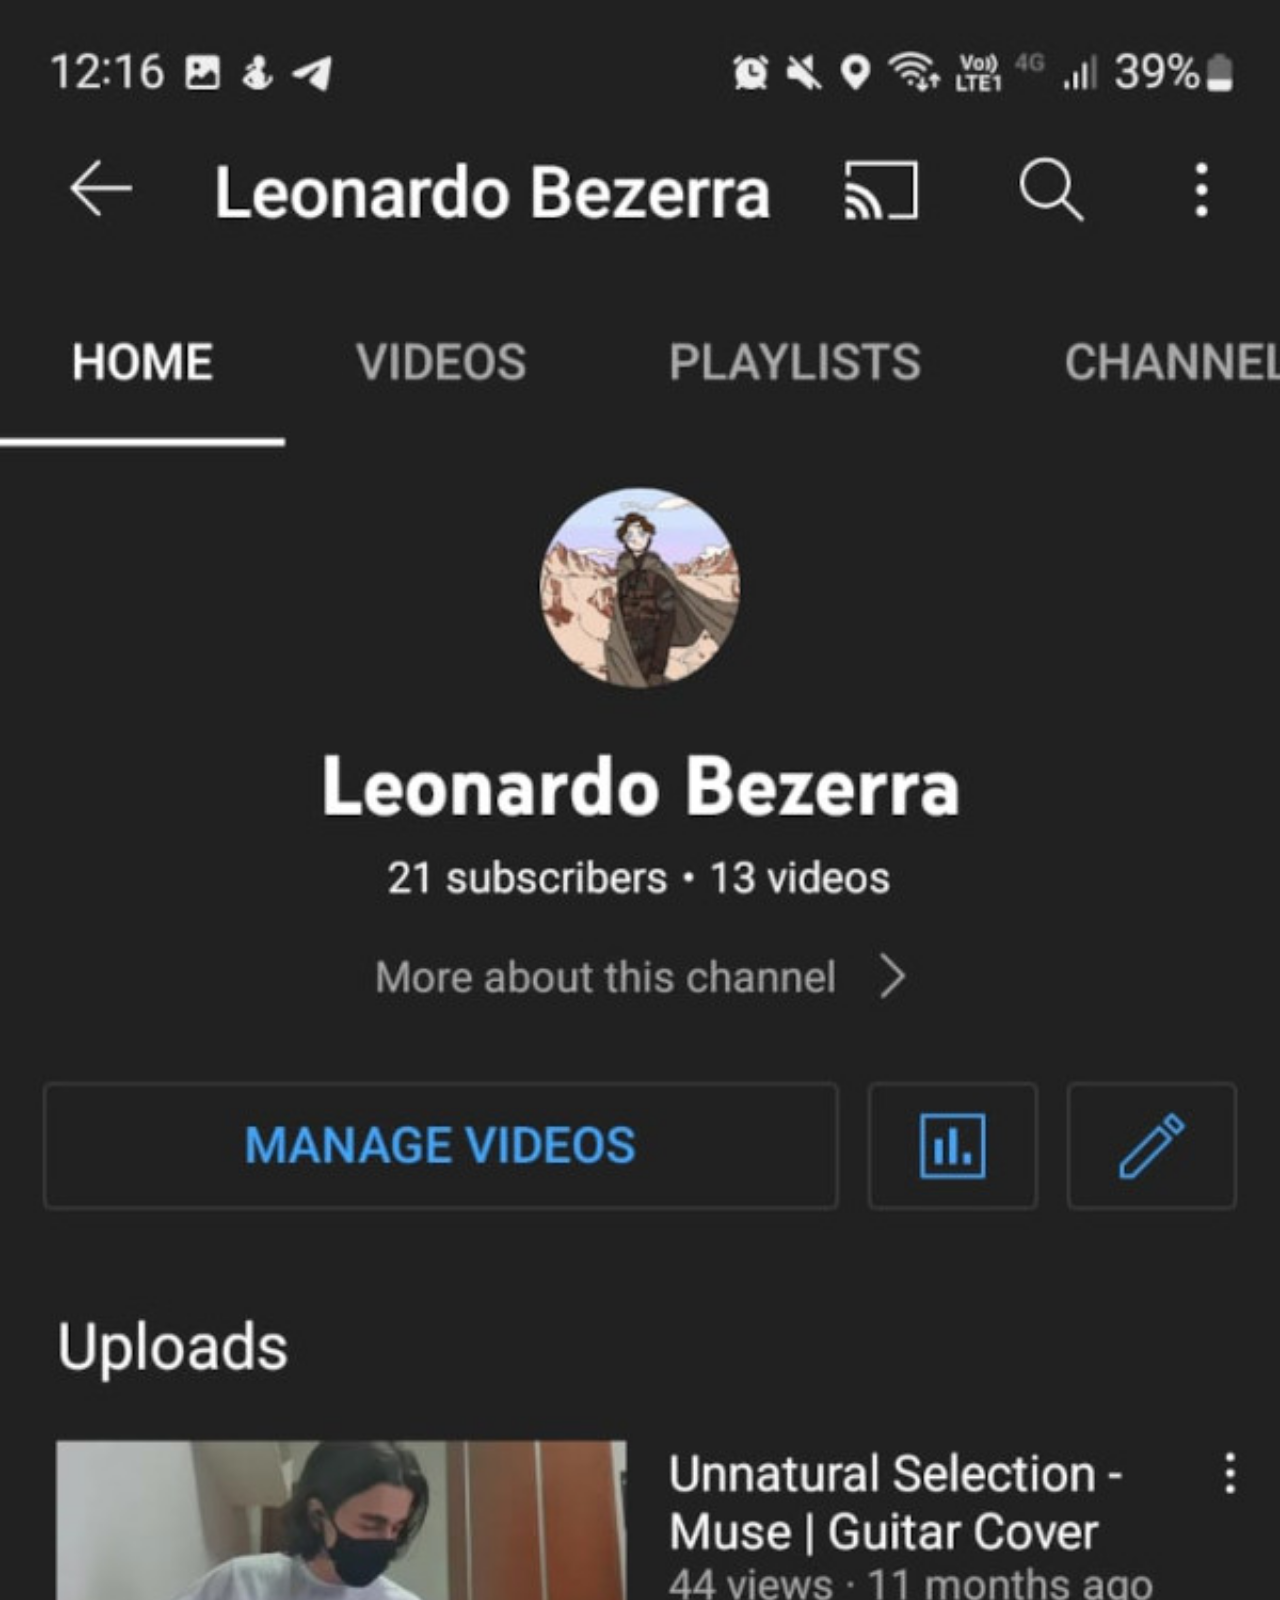
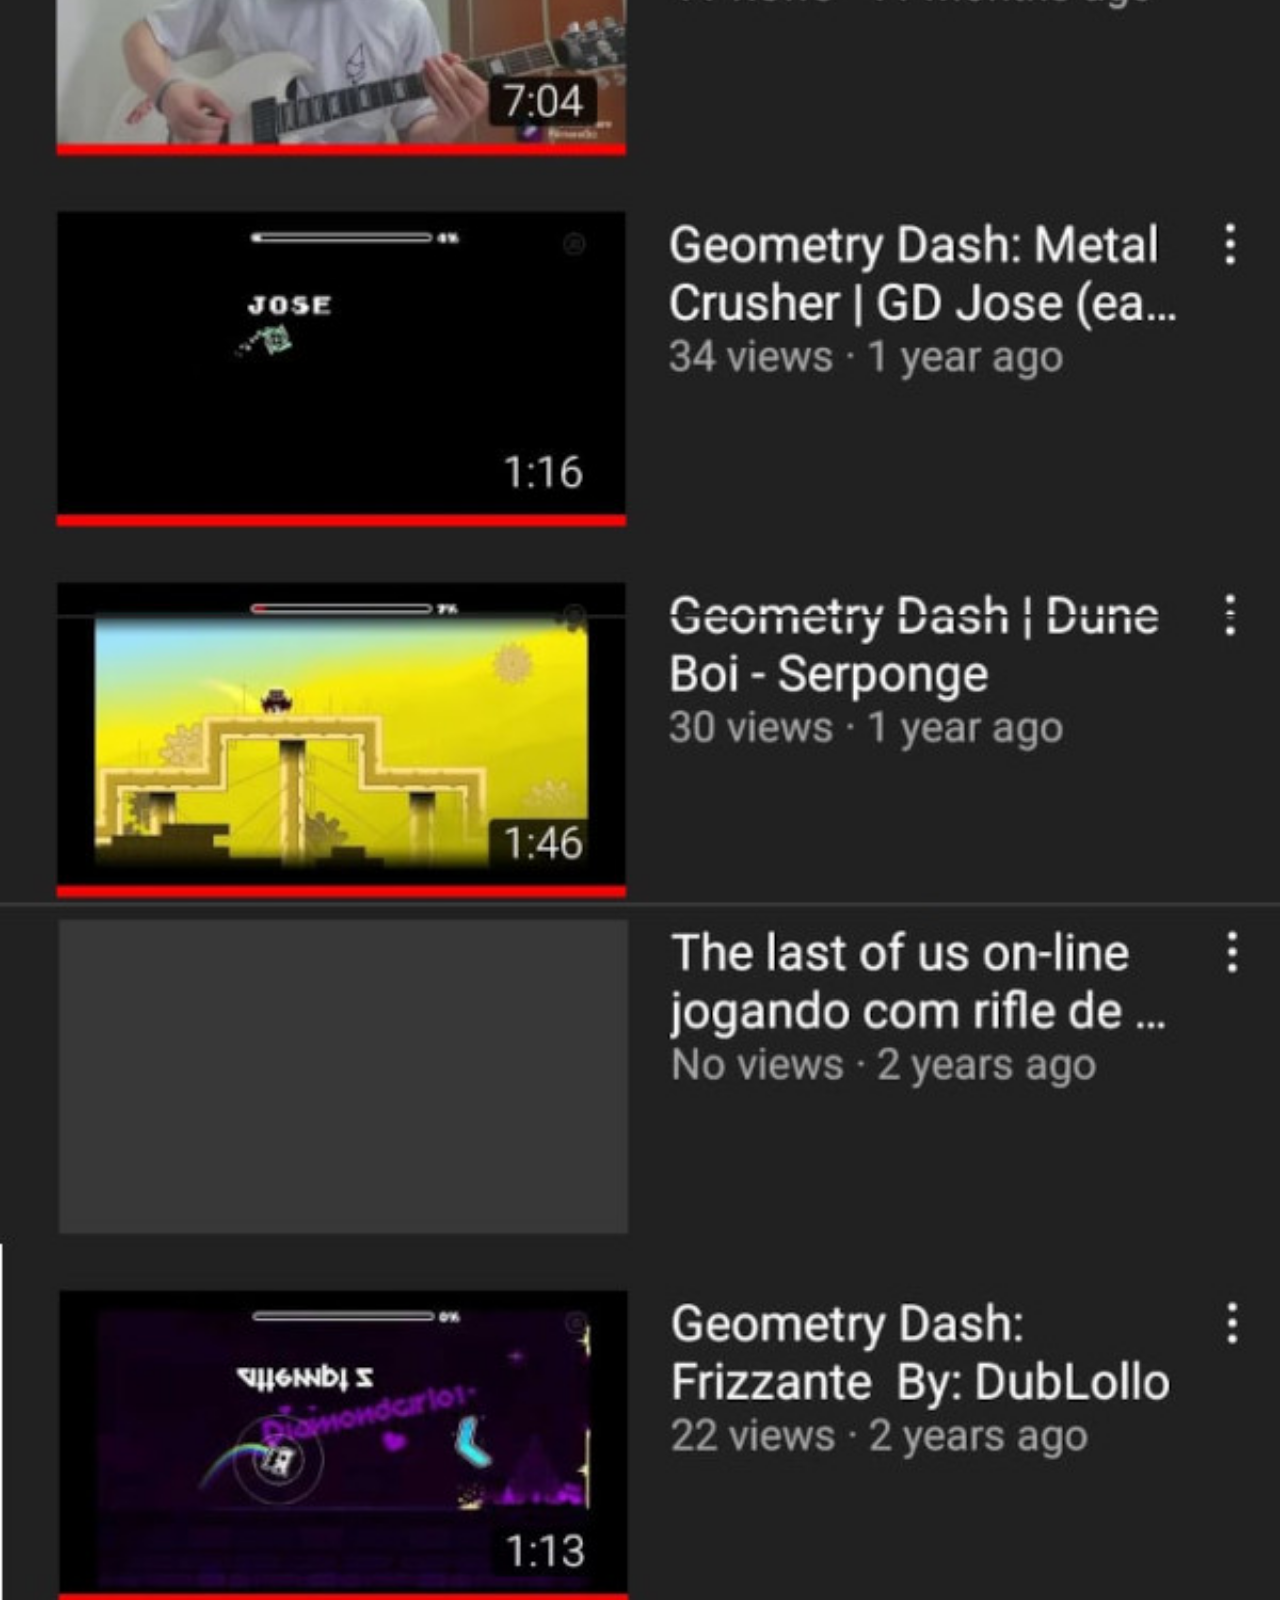
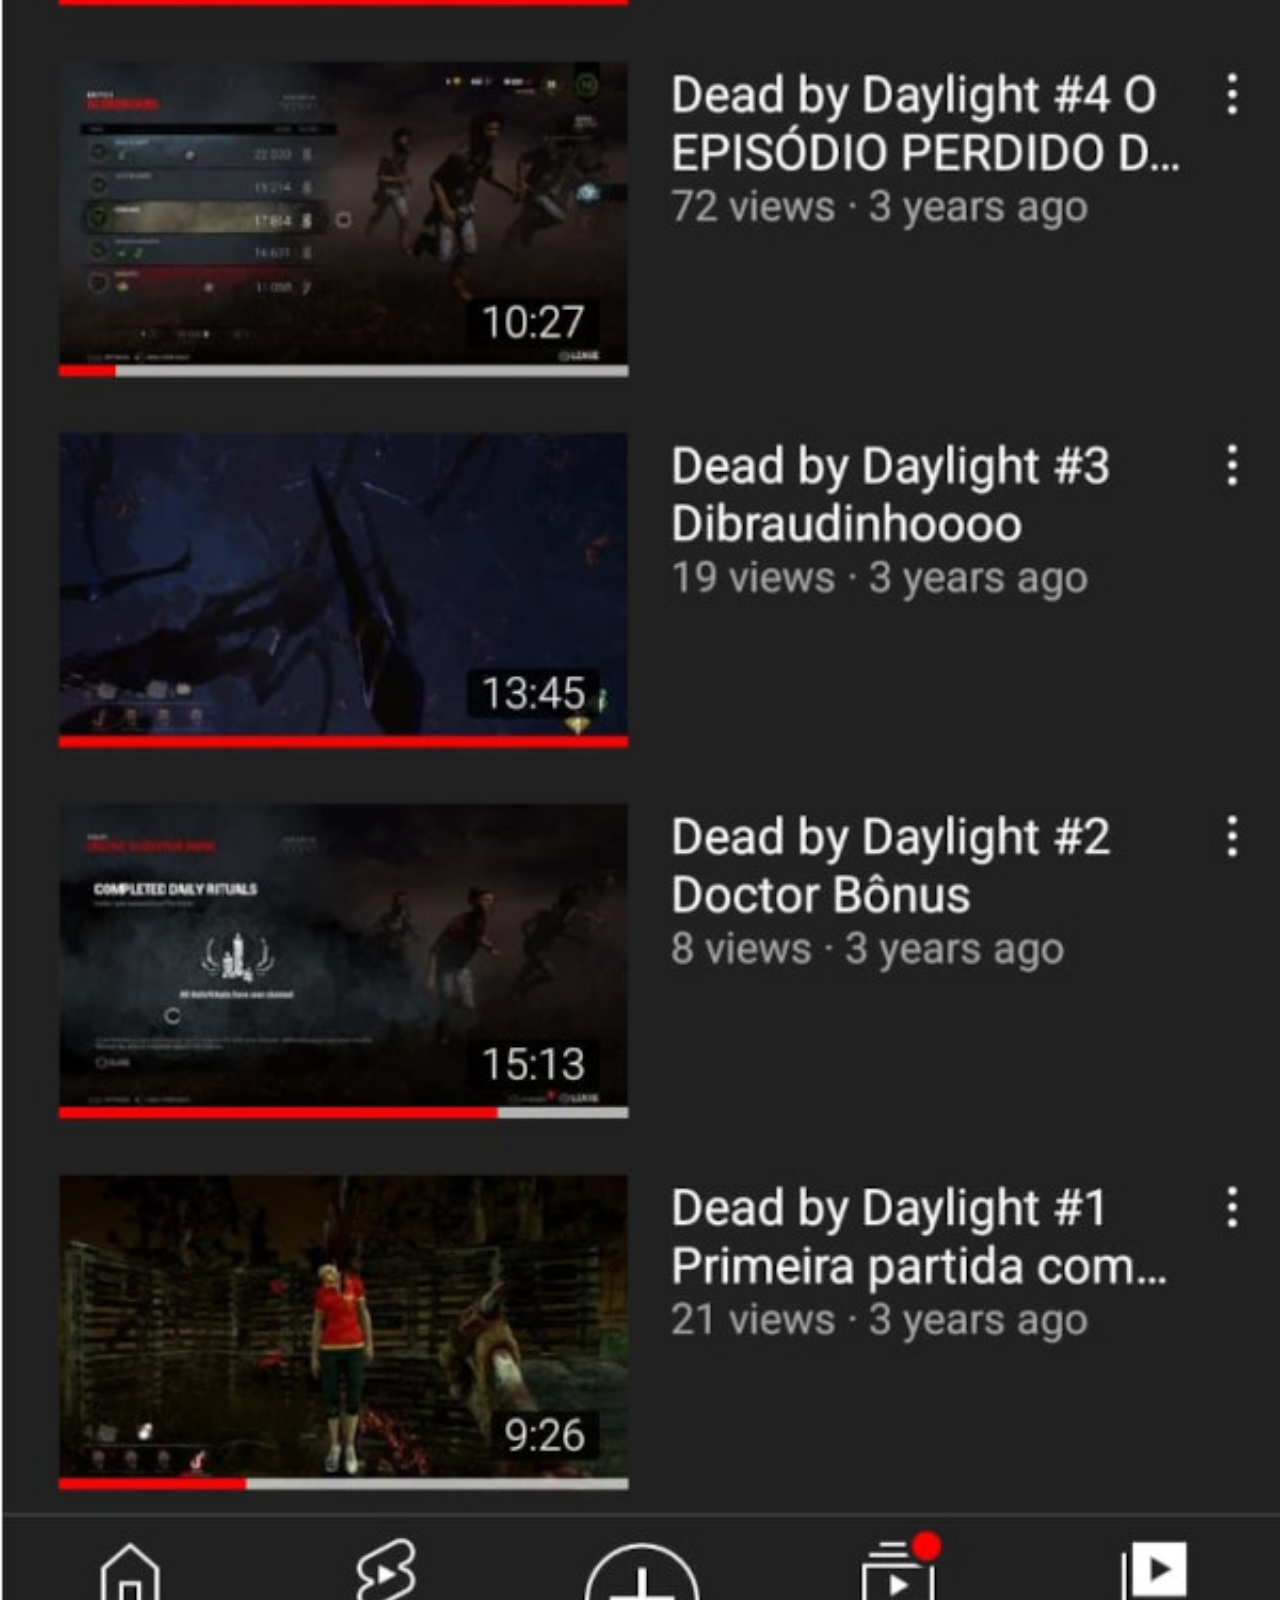
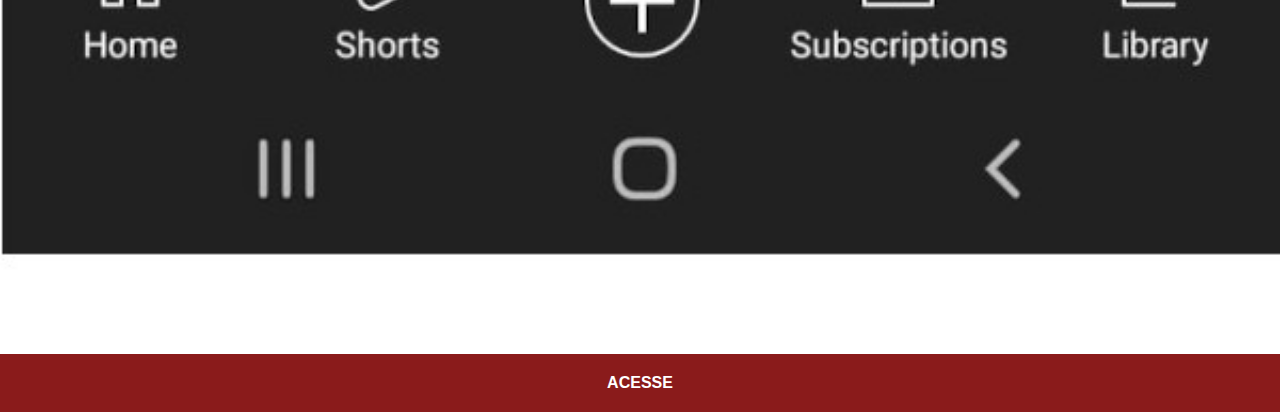
<file: youtube.html>
<!DOCTYPE html>
<html lang="pt-br">
<head>
    <meta charset="UTF-8">
    <meta http-equiv="X-UA-Compatible" content="IE=edge">
    <meta name="viewport" content="width=device-width, initial-scale=1.0">
    <title>Document</title>
    <link rel="stylesheet" href="estilos/social.css">
</head>
<body>
    <img src="imagens/yt1.jpg" alt="youtube">
    <a href="https://www.youtube.com/channel/UCeWjt2GfcB4WOGxw6gnFvmQ" target="_blank">ACESSE</a>
</body>
</html>
</file>
<file: estilos/style.css>
@charset "UTF-8"

* {
    margin: 0px;
    padding: 0px;
    font-family: Arial, Helvetica, sans-serif;
}

html, body {
    height: 100vh;
    width: 100vw;
    background-color: black;
}

body {
    background: url('../imagens/fundo-madeira.jpg') no-repeat top center;
    background-size: cover;
    background-attachment: fixed;
}

main {
    height: 100vh;
    position: relative;
}

section#telefone {
    height: 627px;
    width: 311px;
    position: absolute;
    top: 50%;
    left: 50%;
    transform: translate(-50%, -50%);
    background: url('../imagens/frame-iphone.png') no-repeat;
}

iframe#tela {
    position: relative;
    top: 80px;
    left: 22px;
    height: 471px;
    width: 269px;
}
</file>
<file: estilos/social.css>
@charset "UTF-8";

* {
    margin: 0px;
    padding: 0px;
    font-family: Arial, Helvetica, sans-serif;
}

::-webkit-scrollbar {
    width: 0px;
    height: 0px;
}

img {
    width: 100vw;
}

a {
    display: block;
    background-color: rgb(138, 27, 27);
    text-align: center;
    text-decoration: none;
    font-weight: bolder;
    padding: 20px;
    color: white;
}

a:hover {
    background-color: red;
}
</file>
